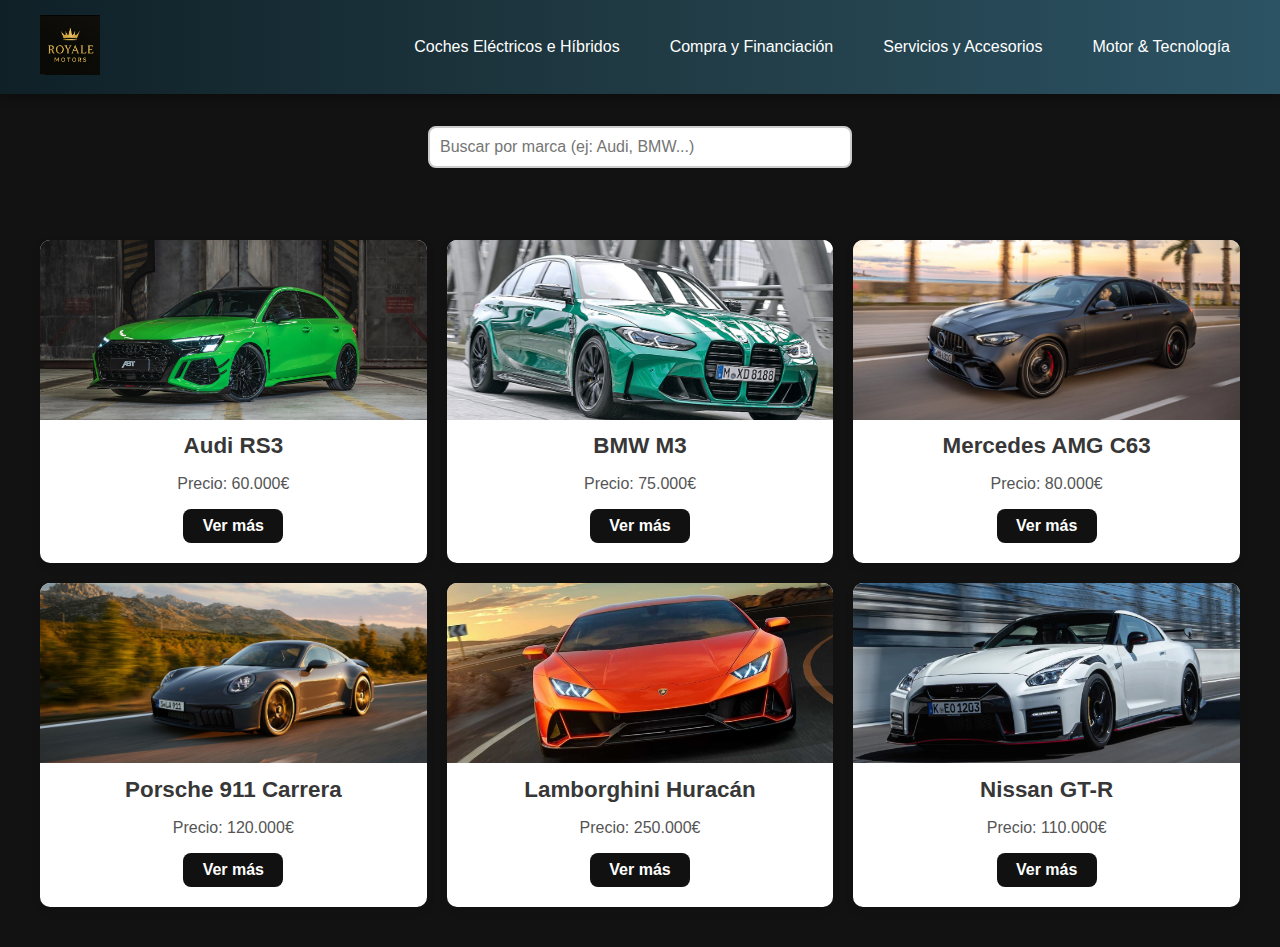
<file: index.html>
<!DOCTYPE html>
<html lang="es">
  <head>
    <meta charset="UTF-8" />
    <meta name="viewport" content="width=device-width, initial-scale=1.0" />
    <title>Concesionario de Coches</title>
    <link rel="stylesheet" href="styles.css" />
  </head>
  <body>
    <header class="site-header">
      <div class="container header-content">
        <div class="header-top">
          <a href="/index.html">
            <img src="logoRoyale.png" alt="Logo" class="logo" />
          </a>
        </div>

        <nav class="main-nav">
          <ul class="nav-list">
            <li class="nav-item">
              <a href="HíbridosyElectricos.html" class="nav-link"
                >Coches Eléctricos e Híbridos</a
              >
            </li>
            <li class="nav-item dropdown">
              <a href="compra-financiacion.html" class="nav-link"
                >Compra y Financiación</a
              >
              <div class="dropdown-menu">
                <a href="financiacion.html">Financiación</a>
                <a href="ofertas.html">Ofertas Especiales</a>
                <a href="#">Seminuevos</a>
              </div>
            </li>
            <li class="nav-item">
              <a href="#" class="nav-link">Servicios y Accesorios</a>
            </li>
            <li class="nav-item">
              <a href="Motor&Tecnología.html" class="nav-link"
                >Motor & Tecnología</a
              >
            </li>
          </ul>
        </nav>
      </div>
    </header>
    <section class="buscador-container">
      <input
        type="text"
        id="buscadorMarca"
        placeholder="Buscar por marca (ej: Audi, BMW...)"
      />
    </section>
    <main class="car-grid">
      <div class="car-card">
        <img src="rs3.webp" alt="Audi RS3" />
        <h2>Audi RS3</h2>
        <p>Precio: 60.000€</p>
        <a href="audirs3.html" class="btn-ver-mas">Ver más</a>
      </div>

      <div class="car-card">
        <img src="m3.webp" alt="BMW M3" />
        <h2>BMW M3</h2>
        <p>Precio: 75.000€</p>
        <a href="BmwM3.html" class="btn-ver-mas">Ver más</a>
      </div>

      <div class="car-card">
        <img src="amgc63.webp" alt="Mercedes AMG C63" />
        <h2>Mercedes AMG C63</h2>
        <p>Precio: 80.000€</p>
        <a href="amgc63.html" class="btn-ver-mas">Ver más</a>
      </div>
      <div class="car-card">
        <img src="porche911carrera.jpg" alt="Porsche 911 Carrera" />
        <h2>Porsche 911 Carrera</h2>
        <p>Precio: 120.000€</p>
        <a href="911Carrera.html" class="btn-ver-mas">Ver más</a>
      </div>

      <div class="car-card">
        <img src="lambohuracan-vistafrontal.jpg" alt="Lamborghini Huracán" />
        <h2>Lamborghini Huracán</h2>
        <p>Precio: 250.000€</p>
        <a href="Lambo.html" class="btn-ver-mas">Ver más</a>
      </div>
      <div class="car-card">
        <img src="nissangtr.webp" alt="Nissan GT-R" />
        <h2>Nissan GT-R</h2>
        <p>Precio: 110.000€</p>
        <a href="NissanGTR.html" class="btn-ver-mas">Ver más</a>
      </div>
    </main>
    <script>
      const buscador = document.getElementById("buscadorMarca");
      const tarjetas = document.querySelectorAll(".car-card");

      buscador.addEventListener("input", function () {
        const texto = buscador.value.toLowerCase();

        tarjetas.forEach((tarjeta) => {
          const titulo = tarjeta.querySelector("h2").textContent.toLowerCase();
          if (titulo.includes(texto)) {
            tarjeta.style.display = "block";
          } else {
            tarjeta.style.display = "none";
          }
        });
      });
    </script>
  </body>
</html>
</file>
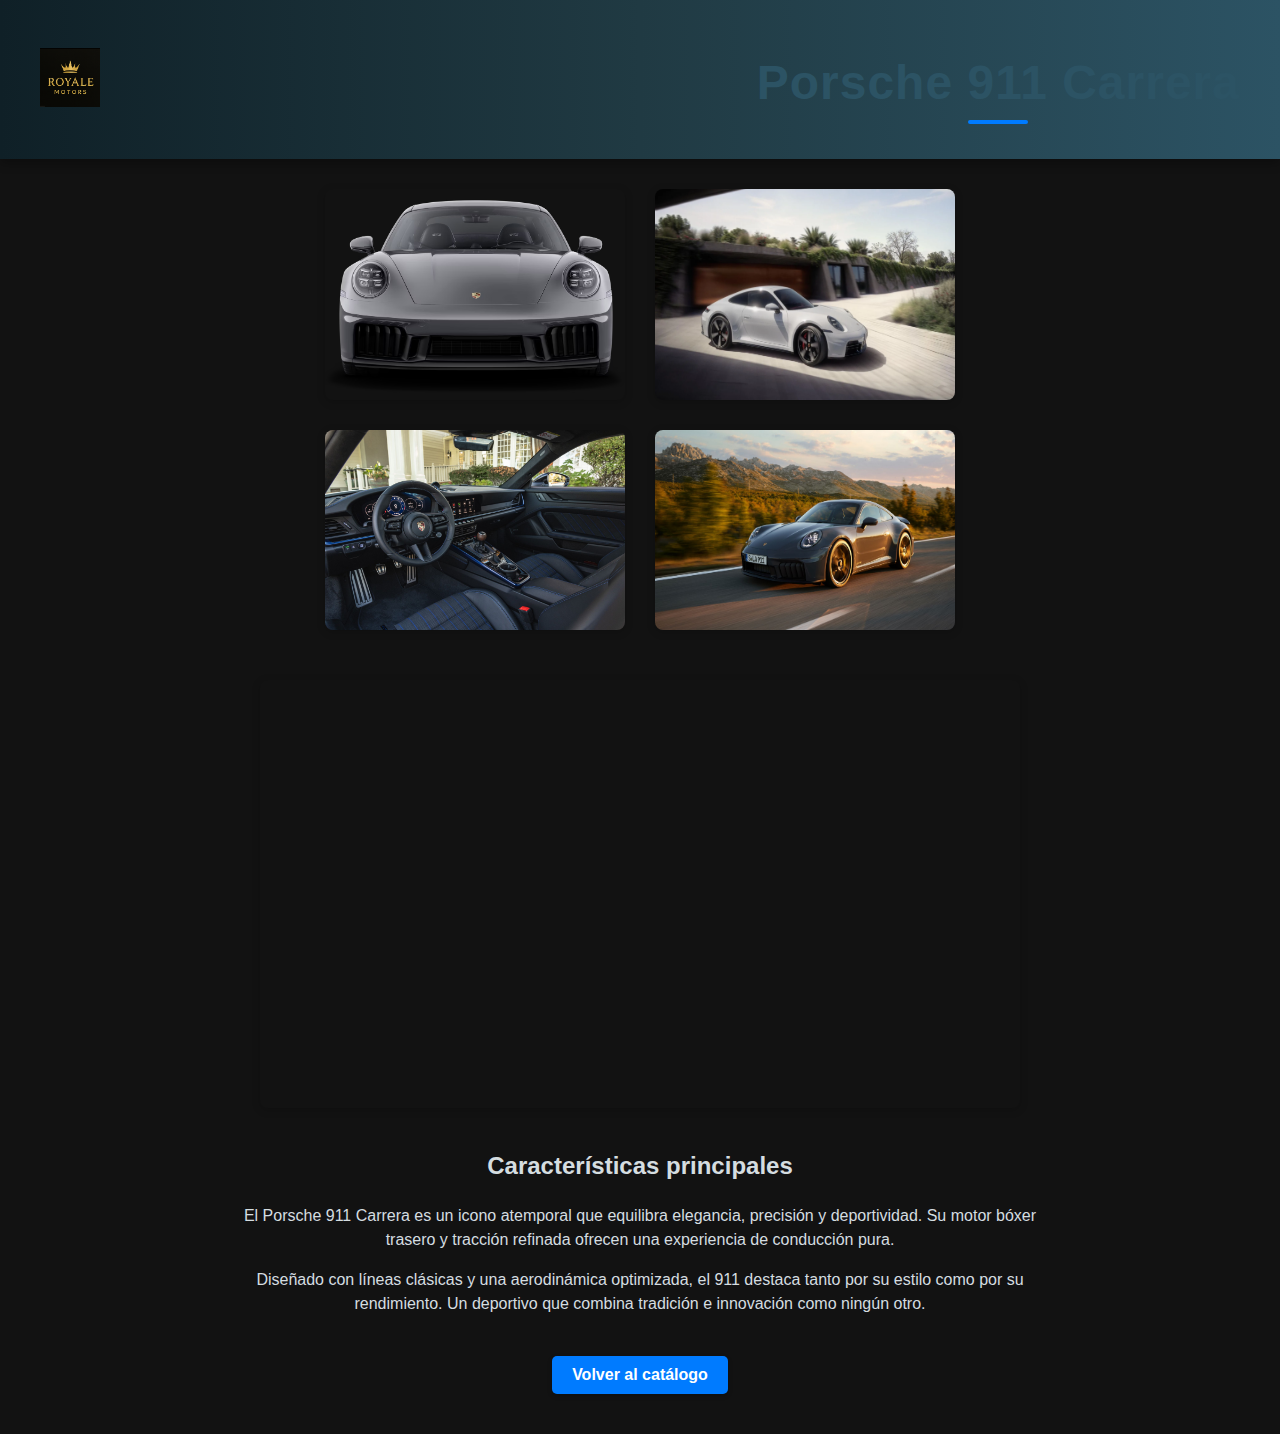
<file: 911Carrera.html>
<!DOCTYPE html>
<html lang="es">
  <head>
    <meta charset="UTF-8" />
    <meta name="viewport" content="width=device-width, initial-scale=1" />
    <title>Porsche 911 Carrera - Royale Motors</title>
    <link rel="stylesheet" href="styles.css" />
    <style>
      .gallery img {
        width: 300px;
        margin: 10px;
        border-radius: 8px;
        box-shadow: 0 2px 8px rgba(0, 0, 0, 0.2);
      }
      .video-container {
        margin: 20px 0;
        max-width: 600px;
      }
    </style>
  </head>
  <body>
    <header class="site-header">
      <div class="container header-content">
        <a href="/index.html">
          <img src="logoRoyale.png" alt="Logo" class="logo" />
        </a>
        <h1 class="modelo-title"> Porsche 911 Carrera</h1>
      </div>
    </header>

    <main>
      <div class="content-container">
        <section class="gallery">
          <img
            src="911-vistafrontal.avif"
            alt="911 Carrera - vista frontal"
          />
          <img src="911-vistalateral.webp" alt="911 Carrera - vista lateral" />
          <img src="911interior.jpg" alt="911 Carrera - interior" />
          <img src="porche911carrera.jpg" alt="911 Carrera - Home" />
        </section>

        <section class="content-container">
            <div class="video-wrapper">
          <iframe
            width="100%"
            height="315"
            src="https://www.youtube.com/embed/KGn347GPvQc?si=kJQqWNCpUOe8UGvF"
            title="Video 911 Carrera"
            frameborder="0"
            allowfullscreen
          ></iframe>
        </section>

        <section class="info-text">
          <h2>Características principales</h2>
          <p>
            El Porsche 911 Carrera es un icono atemporal que equilibra elegancia, precisión y deportividad. Su motor bóxer trasero y tracción refinada ofrecen una experiencia de conducción pura.
          </p>
          <p>
            Diseñado con líneas clásicas y una aerodinámica optimizada, el 911 destaca tanto por su estilo como por su rendimiento. Un deportivo que combina tradición e innovación como ningún otro.
          </p>
        </section>

        <a href="/index.html" class="btn-volver">Volver al catálogo</a>
        </div>
      </div>
    </main>
    <!-- Modal para ampliar imagen con navegación -->
    <div id="modal" class="modal">
      <span id="close">&times;</span>
      <span id="prev" class="nav-arrow">&#10094;</span>
      <span id="next" class="nav-arrow">&#10095;</span>
      <img class="modal-content" id="modal-img" />
      <div id="caption"></div>
    </div>

    <script>
      const modal = document.getElementById("modal");
      const modalImg = document.getElementById("modal-img");
      const captionText = document.getElementById("caption");
      const closeBtn = document.getElementById("close");
      const prevBtn = document.getElementById("prev");
      const nextBtn = document.getElementById("next");
      const images = Array.from(document.querySelectorAll(".gallery img"));

      let currentIndex = 0;

      function openModal(index) {
        currentIndex = index;
        const img = images[index];
        modal.style.display = "block";
        modalImg.src = img.src;
        captionText.textContent = img.alt;
      }

      function showNext() {
        currentIndex = (currentIndex + 1) % images.length;
        openModal(currentIndex);
      }

      function showPrev() {
        currentIndex = (currentIndex - 1 + images.length) % images.length;
        openModal(currentIndex);
      }

      images.forEach((img, index) => {
        img.addEventListener("click", () => openModal(index));
      });

      closeBtn.onclick = () => {
        modal.style.display = "none";
      };

      prevBtn.onclick = showPrev;
      nextBtn.onclick = showNext;

      window.onclick = (event) => {
        if (event.target === modal) {
          modal.style.display = "none";
        }
      };

      document.addEventListener("keydown", (e) => {
        if (modal.style.display === "block") {
          if (e.key === "ArrowRight") showNext();
          else if (e.key === "ArrowLeft") showPrev();
          else if (e.key === "Escape") modal.style.display = "none";
        }
      });
    </script>
  </body>
</html>
</file>
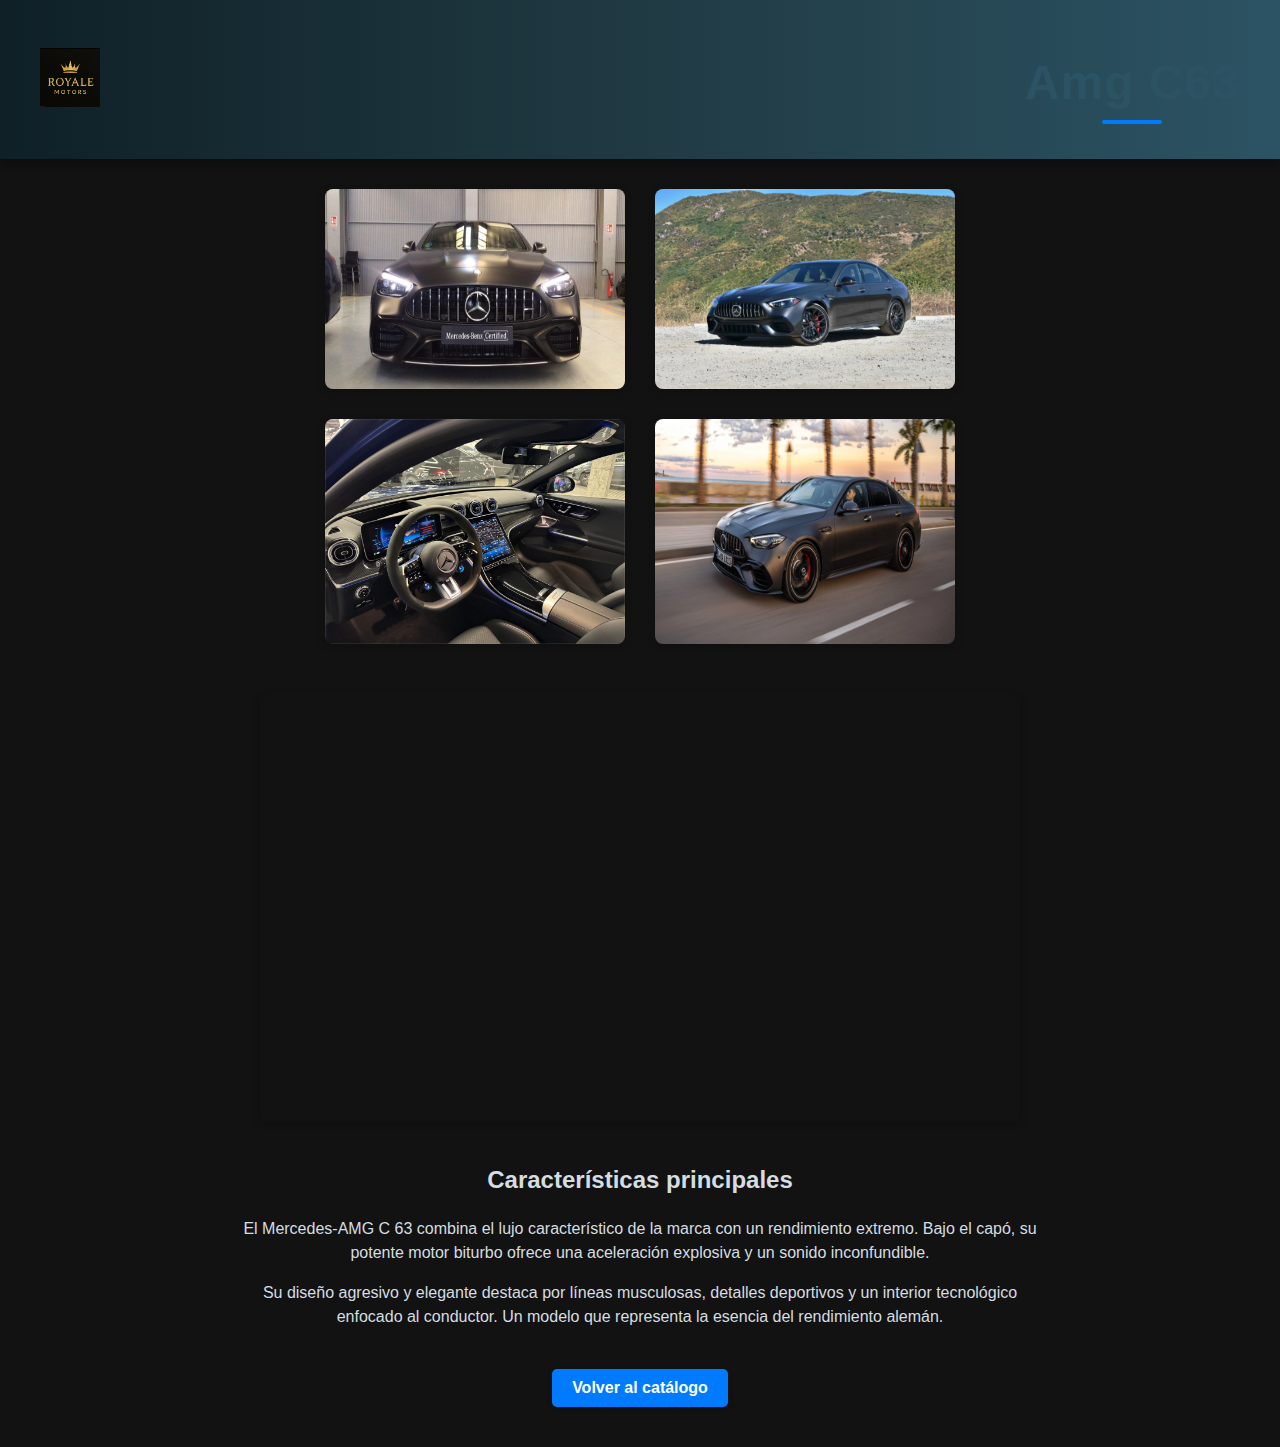
<file: amgc63.html>
<!DOCTYPE html>
<html lang="es">
  <head>
    <meta charset="UTF-8" />
    <meta name="viewport" content="width=device-width, initial-scale=1" />
    <title>Amg C63 - Royale Motors</title>
    <link rel="stylesheet" href="styles.css" />
    <style>
      .gallery img {
        width: 300px;
        margin: 10px;
        border-radius: 8px;
        box-shadow: 0 2px 8px rgba(0, 0, 0, 0.2);
      }
      .video-container {
        margin: 20px 0;
        max-width: 600px;
      }
    </style>
  </head>
  <body>
    <header class="site-header">
      <div class="container header-content">
        <a href="/index.html">
          <img src="logoRoyale.png" alt="Logo" class="logo" />
        </a>
        <h1 class="modelo-title">Amg C63</h1>
      </div>
    </header>

    <main>
      <div class="content-container">
        <section class="gallery">
          <img
            src="amgc63-vistafrontal.jpeg"
            alt="Amg C63 - vista frontal"
          />
          <img src="amgc63-vistalateral.webp" alt="Amg C63 - vista lateral" />
          <img src="amgc63-interior.JPG" alt="Amg C63 - interior" />
          <img src="amgc63.webp" alt="Amg C63 - Home" />
        </section>

        <section class="content-container">
            <div class="video-wrapper">
          <iframe
            width="100%"
            height="315"
            src="https://www.youtube.com/embed/SkC_0-uK_Ek?si=IlQoVzcqyFTHOcTQ"
            title="Video Amg C63"
            frameborder="0"
            allowfullscreen
          ></iframe>
        </section>

        <section class="info-text">
          <h2>Características principales</h2>
          <p>
            El Mercedes-AMG C 63 combina el lujo característico de la marca con un rendimiento extremo. Bajo el capó, su potente motor biturbo ofrece una aceleración explosiva y un sonido inconfundible.
          </p>
          <p>
            Su diseño agresivo y elegante destaca por líneas musculosas, detalles deportivos y un interior tecnológico enfocado al conductor. Un modelo que representa la esencia del rendimiento alemán.
          </p>
        </section>

        <a href="/index.html" class="btn-volver">Volver al catálogo</a>
        </div>
      </div>
    </main>
    <!-- Modal para ampliar imagen con navegación -->
    <div id="modal" class="modal">
      <span id="close">&times;</span>
      <span id="prev" class="nav-arrow">&#10094;</span>
      <span id="next" class="nav-arrow">&#10095;</span>
      <img class="modal-content" id="modal-img" />
      <div id="caption"></div>
    </div>

    <script>
      const modal = document.getElementById("modal");
      const modalImg = document.getElementById("modal-img");
      const captionText = document.getElementById("caption");
      const closeBtn = document.getElementById("close");
      const prevBtn = document.getElementById("prev");
      const nextBtn = document.getElementById("next");
      const images = Array.from(document.querySelectorAll(".gallery img"));

      let currentIndex = 0;

      function openModal(index) {
        currentIndex = index;
        const img = images[index];
        modal.style.display = "block";
        modalImg.src = img.src;
        captionText.textContent = img.alt;
      }

      function showNext() {
        currentIndex = (currentIndex + 1) % images.length;
        openModal(currentIndex);
      }

      function showPrev() {
        currentIndex = (currentIndex - 1 + images.length) % images.length;
        openModal(currentIndex);
      }

      images.forEach((img, index) => {
        img.addEventListener("click", () => openModal(index));
      });

      closeBtn.onclick = () => {
        modal.style.display = "none";
      };

      prevBtn.onclick = showPrev;
      nextBtn.onclick = showNext;

      window.onclick = (event) => {
        if (event.target === modal) {
          modal.style.display = "none";
        }
      };

      document.addEventListener("keydown", (e) => {
        if (modal.style.display === "block") {
          if (e.key === "ArrowRight") showNext();
          else if (e.key === "ArrowLeft") showPrev();
          else if (e.key === "Escape") modal.style.display = "none";
        }
      });
    </script>
  </body>
</html>
</file>
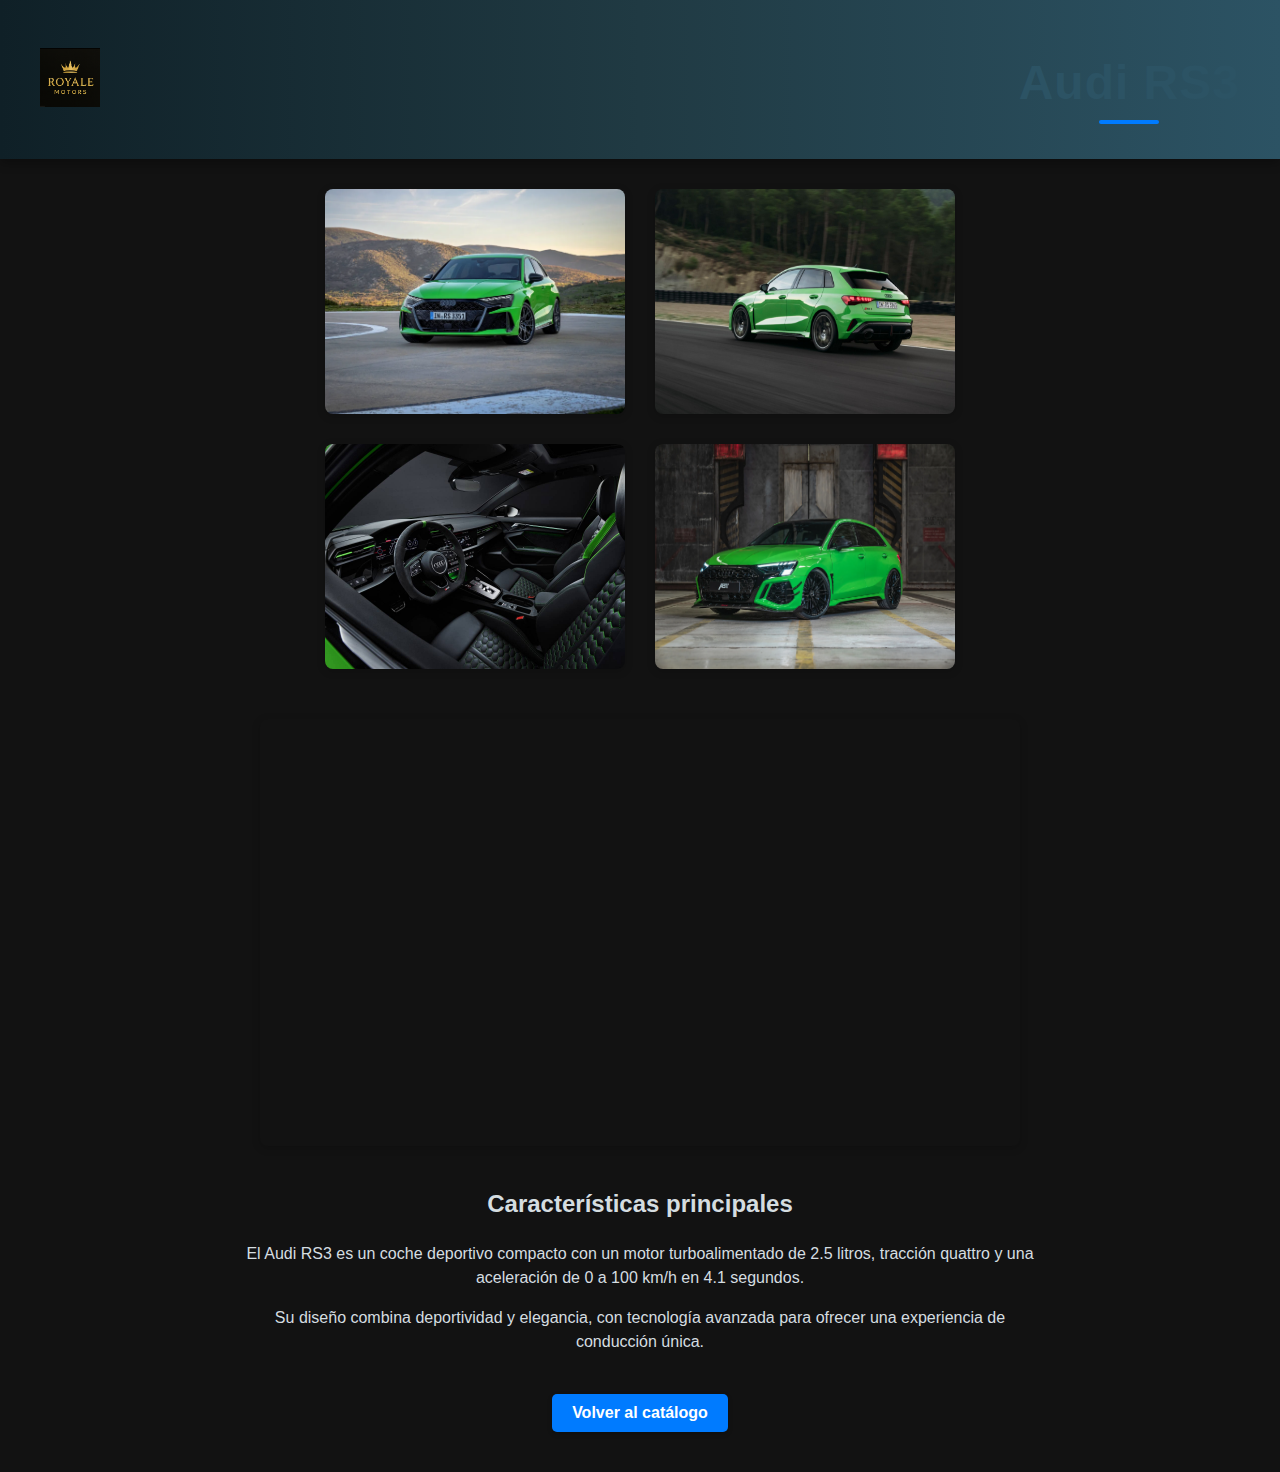
<file: audirs3.html>
<!DOCTYPE html>
<html lang="es">
  <head>
    <meta charset="UTF-8" />
    <meta name="viewport" content="width=device-width, initial-scale=1" />
    <title>Audi RS3 - Royale Motors</title>
    <link rel="stylesheet" href="styles.css" />
    <style>
      .gallery img {
        width: 300px;
        margin: 10px;
        border-radius: 8px;
        box-shadow: 0 2px 8px rgba(0, 0, 0, 0.2);
      }
      .video-container {
        margin: 20px 0;
        max-width: 600px;
      }
    </style>
  </head>
  <body>
    <header class="site-header">
      <div class="container header-content">
        <a href="/index.html">
          <img src="logoRoyale.png" alt="Logo" class="logo" />
        </a>
        <h1 class="modelo-title">Audi RS3</h1>
      </div>
    </header>

    <main>
      <div class="content-container">
        <section class="gallery">
          <img
            src="audi-rs3-vistafrontal.webp"
            alt="Audi RS3 - vista frontal"
          />
          <img src="Rs3-vistalateral.jpg" alt="Audi RS3 - vista lateral" />
          <img src="Rs3-Interior.jpg" alt="Audi RS3 - interior" />
          <img src="rs3.webp" alt="Audi RS3 - Home" />
        </section>

        <section class="content-container">
            <div class="video-wrapper">
          <iframe
            width="100%"
            height="315"
            src="https://www.youtube.com/embed/MmkwPJ6gJgI?si=Kvqrw7MpxUfCibdw"
            title="Video Audi RS3"
            frameborder="0"
            allowfullscreen
          ></iframe>
        </section>

        <section class="info-text">
          <h2>Características principales</h2>
          <p>
            El Audi RS3 es un coche deportivo compacto con un motor
            turboalimentado de 2.5 litros, tracción quattro y una aceleración de
            0 a 100 km/h en 4.1 segundos.
          </p>
          <p>
            Su diseño combina deportividad y elegancia, con tecnología avanzada
            para ofrecer una experiencia de conducción única.
          </p>
        </section>

        <a href="index.html" class="btn-volver">Volver al catálogo</a>
        </div>
      </div>
    </main>
    <!-- Modal para ampliar imagen con navegación -->
    <div id="modal" class="modal">
      <span id="close">&times;</span>
      <span id="prev" class="nav-arrow">&#10094;</span>
      <span id="next" class="nav-arrow">&#10095;</span>
      <img class="modal-content" id="modal-img" />
      <div id="caption"></div>
    </div>

    <script>
      const modal = document.getElementById("modal");
      const modalImg = document.getElementById("modal-img");
      const captionText = document.getElementById("caption");
      const closeBtn = document.getElementById("close");
      const prevBtn = document.getElementById("prev");
      const nextBtn = document.getElementById("next");
      const images = Array.from(document.querySelectorAll(".gallery img"));

      let currentIndex = 0;

      function openModal(index) {
        currentIndex = index;
        const img = images[index];
        modal.style.display = "block";
        modalImg.src = img.src;
        captionText.textContent = img.alt;
      }

      function showNext() {
        currentIndex = (currentIndex + 1) % images.length;
        openModal(currentIndex);
      }

      function showPrev() {
        currentIndex = (currentIndex - 1 + images.length) % images.length;
        openModal(currentIndex);
      }

      images.forEach((img, index) => {
        img.addEventListener("click", () => openModal(index));
      });

      closeBtn.onclick = () => {
        modal.style.display = "none";
      };

      prevBtn.onclick = showPrev;
      nextBtn.onclick = showNext;

      window.onclick = (event) => {
        if (event.target === modal) {
          modal.style.display = "none";
        }
      };

      document.addEventListener("keydown", (e) => {
        if (modal.style.display === "block") {
          if (e.key === "ArrowRight") showNext();
          else if (e.key === "ArrowLeft") showPrev();
          else if (e.key === "Escape") modal.style.display = "none";
        }
      });
    </script>
  </body>
</html>
</file>
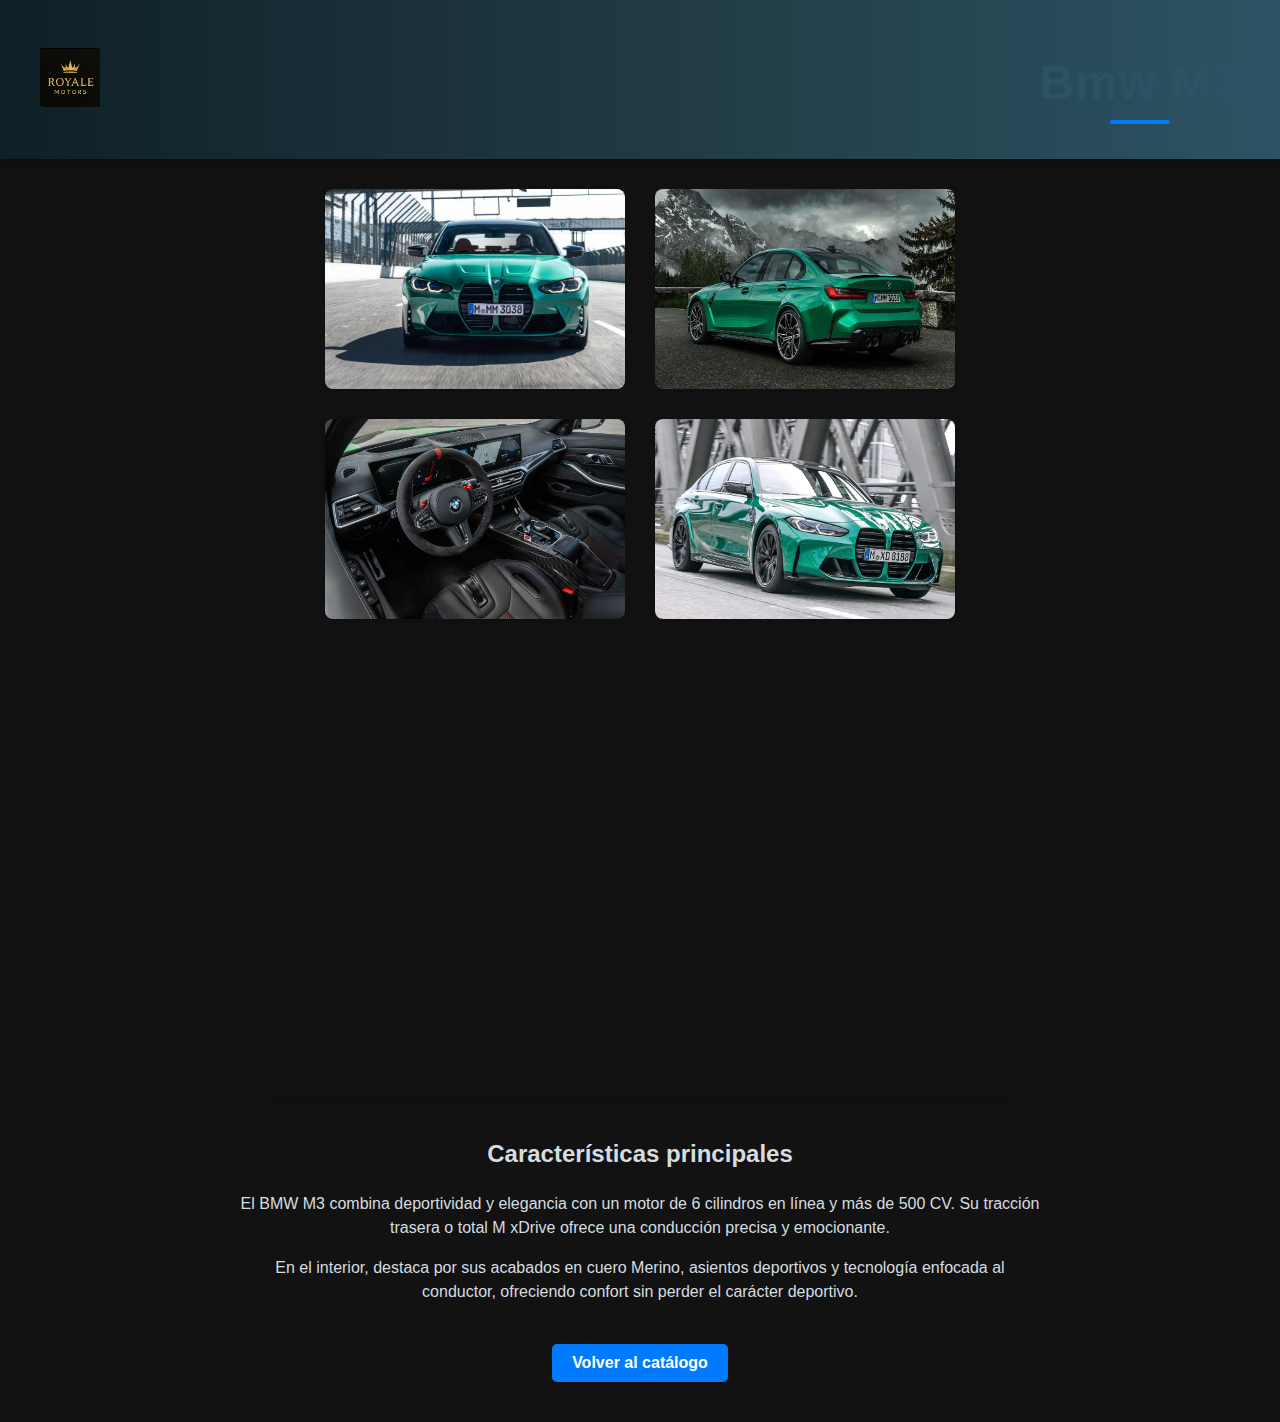
<file: BmwM3.html>
<!DOCTYPE html>
<html lang="es">
  <head>
    <meta charset="UTF-8" />
    <meta name="viewport" content="width=device-width, initial-scale=1" />
    <title>Bmw M3 - Royale Motors</title>
    <link rel="stylesheet" href="styles.css" />
    <style>
      .gallery img {
        width: 300px;
        margin: 10px;
        border-radius: 8px;
        box-shadow: 0 2px 8px rgba(0, 0, 0, 0.2);
      }
      .video-container {
        margin: 20px 0;
        max-width: 600px;
      }
    </style>
  </head>
  <body>
    <header class="site-header">
      <div class="container header-content">
        <a href="/index.html">
          <img src="logoRoyale.png" alt="Logo" class="logo" />
        </a>
        <h1 class="modelo-title">Bmw M3</h1>
      </div>
    </header>

    <main>
      <div class="content-container">
        <section class="gallery">
          <img
            src="m3-vistafrontal.jpg"
            alt="Bmw M3 - vista frontal"
          />
          <img src="m3-vistalateral.jpeg" alt="Bmw M3 - vista lateral" />
          <img src="m3-interior.jpg" alt="Bmw M3 - interior" />
          <img src="m3.webp" alt="Bmw M3 - Home" />
        </section>

        <section class="content-container">
            <div class="video-wrapper">
          <iframe
            width="100%"
            height="315"
            src="https://www.youtube.com/embed/AXe2zwKrlRY?si=IiBbTV8Qf4BnZA_D"
            title="Video Bmw M3"
            frameborder="0"
            allowfullscreen
          ></iframe>
        </section>

        <section class="info-text">
          <h2>Características principales</h2>
          <p>
            El BMW M3 combina deportividad y elegancia con un motor de 6 cilindros en línea y más de 500 CV. Su tracción trasera o total M xDrive ofrece una conducción precisa y emocionante.
          </p>
          <p>
            En el interior, destaca por sus acabados en cuero Merino, asientos deportivos y tecnología enfocada al conductor, ofreciendo confort sin perder el carácter deportivo.
          </p>
        </section>

        <a href="/index.html" class="btn-volver">Volver al catálogo</a>
        </div>
      </div>
    </main>
    <!-- Modal para ampliar imagen con navegación -->
    <div id="modal" class="modal">
      <span id="close">&times;</span>
      <span id="prev" class="nav-arrow">&#10094;</span>
      <span id="next" class="nav-arrow">&#10095;</span>
      <img class="modal-content" id="modal-img" />
      <div id="caption"></div>
    </div>

    <script>
      const modal = document.getElementById("modal");
      const modalImg = document.getElementById("modal-img");
      const captionText = document.getElementById("caption");
      const closeBtn = document.getElementById("close");
      const prevBtn = document.getElementById("prev");
      const nextBtn = document.getElementById("next");
      const images = Array.from(document.querySelectorAll(".gallery img"));

      let currentIndex = 0;

      function openModal(index) {
        currentIndex = index;
        const img = images[index];
        modal.style.display = "block";
        modalImg.src = img.src;
        captionText.textContent = img.alt;
      }

      function showNext() {
        currentIndex = (currentIndex + 1) % images.length;
        openModal(currentIndex);
      }

      function showPrev() {
        currentIndex = (currentIndex - 1 + images.length) % images.length;
        openModal(currentIndex);
      }

      images.forEach((img, index) => {
        img.addEventListener("click", () => openModal(index));
      });

      closeBtn.onclick = () => {
        modal.style.display = "none";
      };

      prevBtn.onclick = showPrev;
      nextBtn.onclick = showNext;

      window.onclick = (event) => {
        if (event.target === modal) {
          modal.style.display = "none";
        }
      };

      document.addEventListener("keydown", (e) => {
        if (modal.style.display === "block") {
          if (e.key === "ArrowRight") showNext();
          else if (e.key === "ArrowLeft") showPrev();
          else if (e.key === "Escape") modal.style.display = "none";
        }
      });
    </script>
  </body>
</html>
</file>
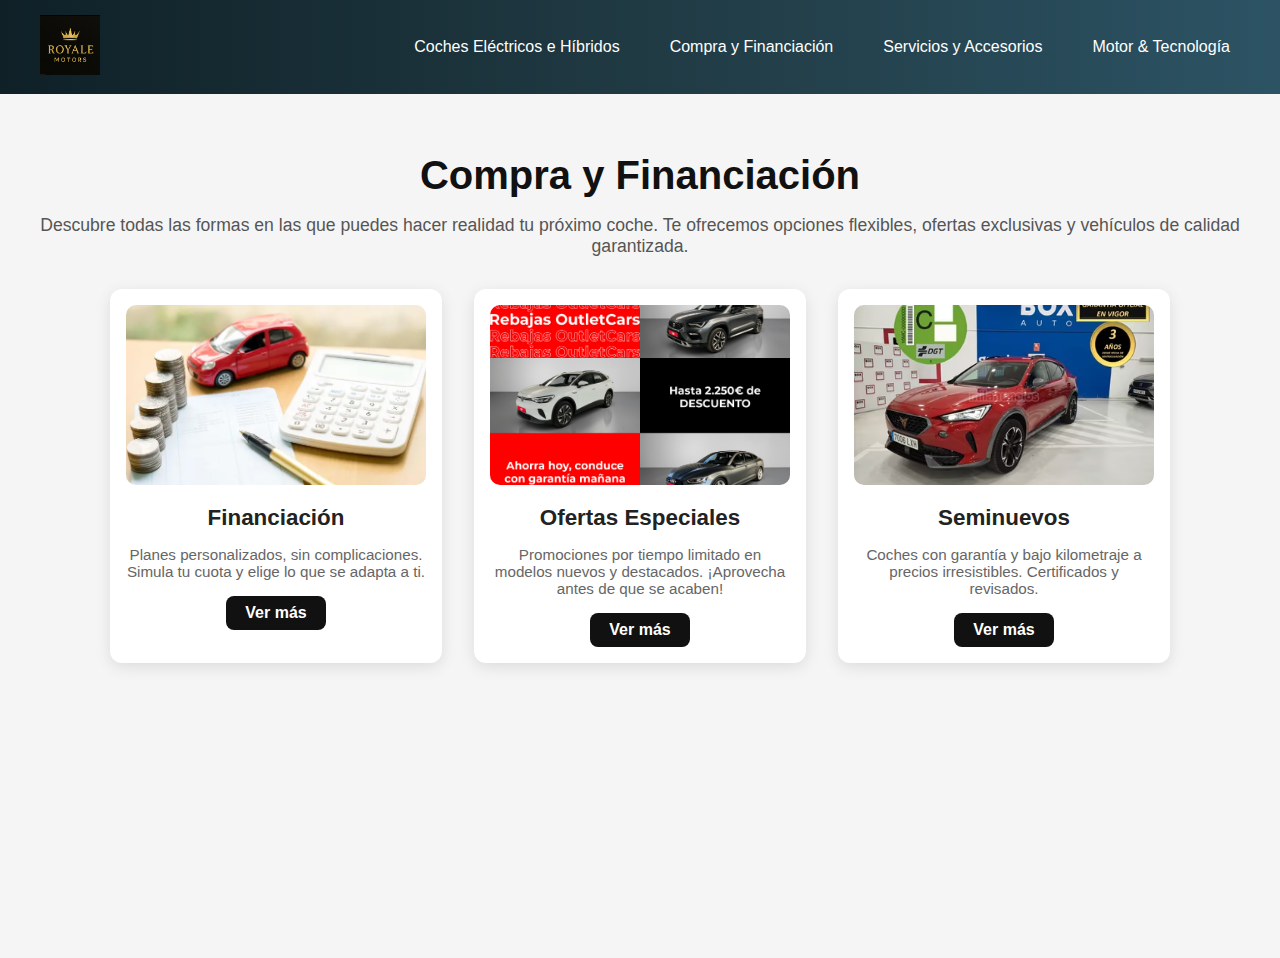
<file: compra-financiacion.html>
<!DOCTYPE html>
<html lang="es">
  <head>
    <meta charset="UTF-8" />
    <meta name="viewport" content="width=device-width, initial-scale=1.0" />
    <title>Compra y Financiación - Royale Motors</title>
    <link rel="stylesheet" href="styles.css" />
    <style>
      main.financing-section {
        min-height: calc(100vh - 100px); /* Ajusta según la altura del header */
      }
    </style>
  </head>
  <body>
    <header class="site-header">
      <div class="container header-content">
        <div class="header-top">
          <a href="index.html">
            <img src="logoRoyale.png" alt="Logo Royale" class="logo" />
          </a>
        </div>
        <nav class="main-nav">
          <ul class="nav-list">
            <li class="nav-item">
              <a href="HíbridosyElectricos.html" class="nav-link"
                >Coches Eléctricos e Híbridos</a
              >
            </li>
            <li class="nav-item dropdown">
              <a href="compra-financiacion.html" class="nav-link active"
                >Compra y Financiación</a
              >
              <div class="dropdown-menu">
                <a href="financiacion.html">Financiación</a>
                <a href="ofertas.html">Ofertas Especiales</a>
                <a href="seminuevos.html">Seminuevos</a>
              </div>
            </li>
            <li class="nav-item">
              <a href="#" class="nav-link">Servicios y Accesorios</a>
            </li>
            <li class="nav-item">
              <a href="Motor&Tecnología.html" class="nav-link"
                >Motor & Tecnología</a
              >
            </li>
          </ul>
        </nav>
      </div>
    </header>

    <main class="financing-section">
      <section class="intro">
        <h1>Compra y Financiación</h1>
        <p>
          Descubre todas las formas en las que puedes hacer realidad tu próximo
          coche. Te ofrecemos opciones flexibles, ofertas exclusivas y vehículos
          de calidad garantizada.
        </p>
      </section>

      <section class="finance-options">
        <div class="option-card">
          <img src="financiacion.webp" alt="Financiación" />
          <h2>Financiación</h2>
          <p>
            Planes personalizados, sin complicaciones. Simula tu cuota y elige
            lo que se adapta a ti.
          </p>
          <a href="financiacion.html" class="btn-ver-mas">Ver más</a>
        </div>

        <div class="option-card">
          <img src="Ofertas.jpg" alt="Ofertas Especiales" />
          <h2>Ofertas Especiales</h2>
          <p>
            Promociones por tiempo limitado en modelos nuevos y destacados.
            ¡Aprovecha antes de que se acaben!
          </p>
          <a href="ofertas.html" class="btn-ver-mas">Ver más</a>
        </div>

        <div class="option-card">
          <img src="seminuevo.avif" alt="Seminuevos" />
          <h2>Seminuevos</h2>
          <p>
            Coches con garantía y bajo kilometraje a precios irresistibles.
            Certificados y revisados.
          </p>
          <a href="seminuevos.html" class="btn-ver-mas">Ver más</a>
        </div>
      </section>
    </main>
  </body>
</html>
</file>
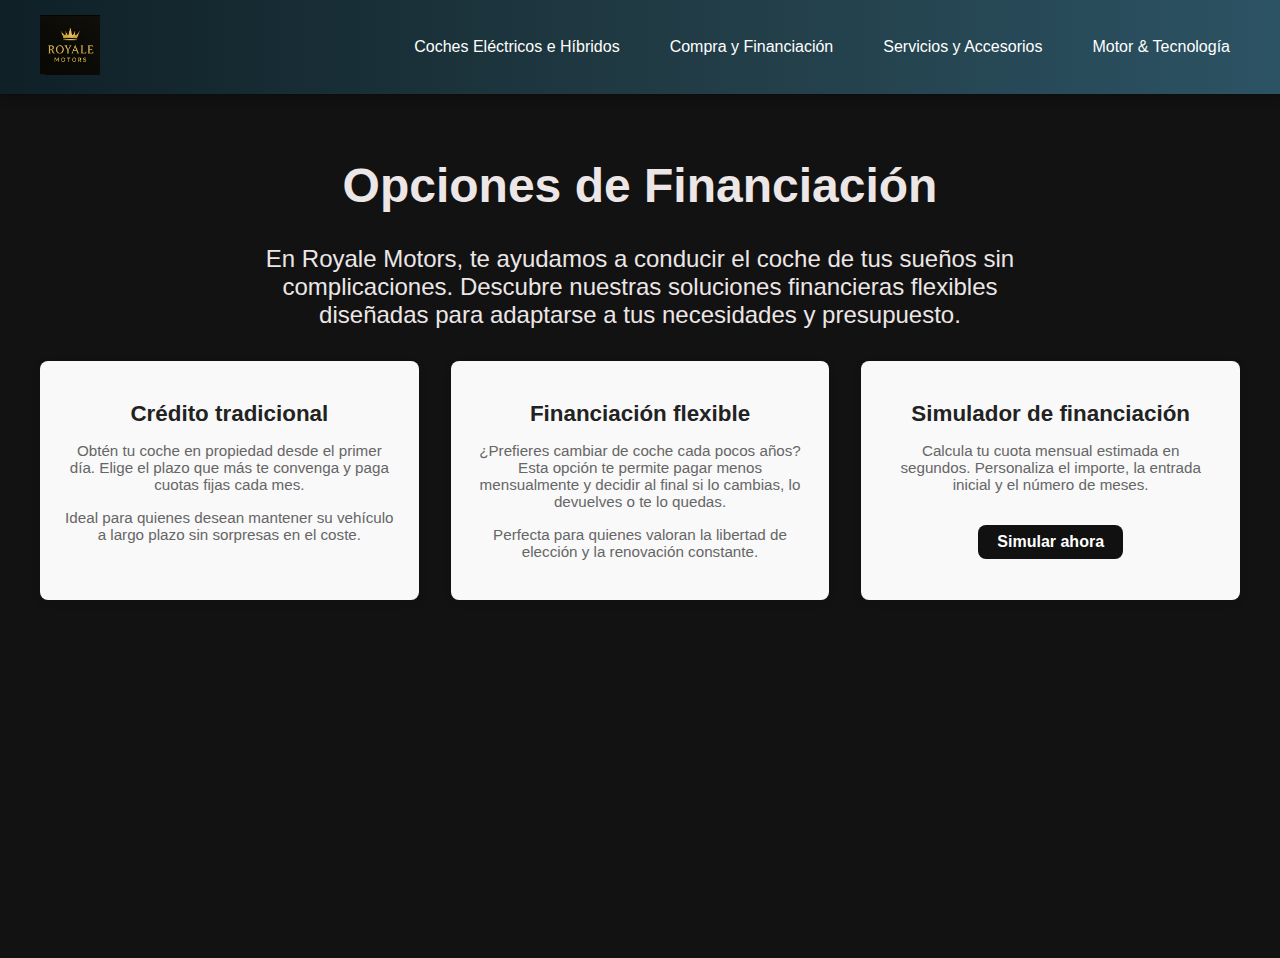
<file: financiacion.html>
<!DOCTYPE html>
<html lang="es">
  <head>
    <meta charset="UTF-8" />
    <meta name="viewport" content="width=device-width, initial-scale=1.0" />
    <title>Financiación - Royale Motors</title>
    <link rel="stylesheet" href="styles.css" />
    <style>
      /* Estilo puntual para esta página */
      main.financing-page {
        min-height: calc(100vh - 100px);
        padding: 2rem 1rem;
      }

      .finance-details {
        display: flex;
        flex-wrap: wrap;
        justify-content: center;
        gap: 2rem;
        margin-top: 2rem;
      }

      .finance-details .option-card {
        flex: 1 1 300px;
        max-width: 350px;
        background-color: #f9f9f9;
        padding: 1.5rem;
        border-radius: 8px;
        box-shadow: 0 2px 8px rgba(0, 0, 0, 0.1);
        text-align: center;
      }

      .finance-details .btn-ver-mas {
        display: inline-block;
        margin-top: 1rem;
      }

      .intro {
        text-align: center;
        max-width: 800px;
        margin: 0 auto;
      }
    </style>
  </head>
  <body>
    <header class="site-header">
      <div class="container header-content">
        <div class="header-top">
          <a href="index.html">
            <img src="logoRoyale.png" alt="Logo Royale" class="logo" />
          </a>
        </div>
        <nav class="main-nav">
          <ul class="nav-list">
            <li class="nav-item">
              <a href="HíbridosyElectricos.html" class="nav-link"
                >Coches Eléctricos e Híbridos</a
              >
            </li>
            <li class="nav-item dropdown">
              <a href="compra-financiacion.html" class="nav-link active"
                >Compra y Financiación</a
              >
              <div class="dropdown-menu">
                <a href="financiacion.html">Financiación</a>
                <a href="ofertas.html">Ofertas Especiales</a>
                <a href="seminuevos.html">Seminuevos</a>
              </div>
            </li>
            <li class="nav-item">
              <a href="#" class="nav-link">Servicios y Accesorios</a>
            </li>
            <li class="nav-item">
              <a href="Motor&Tecnología.html" class="nav-link"
                >Motor & Tecnología</a
              >
            </li>
          </ul>
        </nav>
      </div>
    </header>

    <main class="financing-page">
      <div class="container">
        <section class="intro">
          <h1>Opciones de Financiación</h1>
          <p>
            En Royale Motors, te ayudamos a conducir el coche de tus sueños sin
            complicaciones. Descubre nuestras soluciones financieras flexibles
            diseñadas para adaptarse a tus necesidades y presupuesto.
          </p>
        </section>

        <section class="finance-details">
  <div class="option-card">
    <h2>Crédito tradicional</h2>
    <p>
      Obtén tu coche en propiedad desde el primer día. Elige el plazo que más te convenga y paga cuotas fijas cada mes.
    </p>
    <p>
      Ideal para quienes desean mantener su vehículo a largo plazo sin sorpresas en el coste.
    </p>
  </div>

  <div class="option-card">
    <h2>Financiación flexible</h2>
    <p>
      ¿Prefieres cambiar de coche cada pocos años? Esta opción te permite pagar menos mensualmente y decidir al final si lo cambias, lo devuelves o te lo quedas.
    </p>
    <p>
      Perfecta para quienes valoran la libertad de elección y la renovación constante.
    </p>
  </div>

  <div class="option-card">
    <h2>Simulador de financiación</h2>
    <p>
      Calcula tu cuota mensual estimada en segundos. Personaliza el importe, la entrada inicial y el número de meses.
    </p>
    <a href="simulador.html" class="btn-ver-mas" target="_blank">Simular ahora</a>
  </div>
</section>
        </section>
      </div>
    </main>
  </body>
</html>
</file>
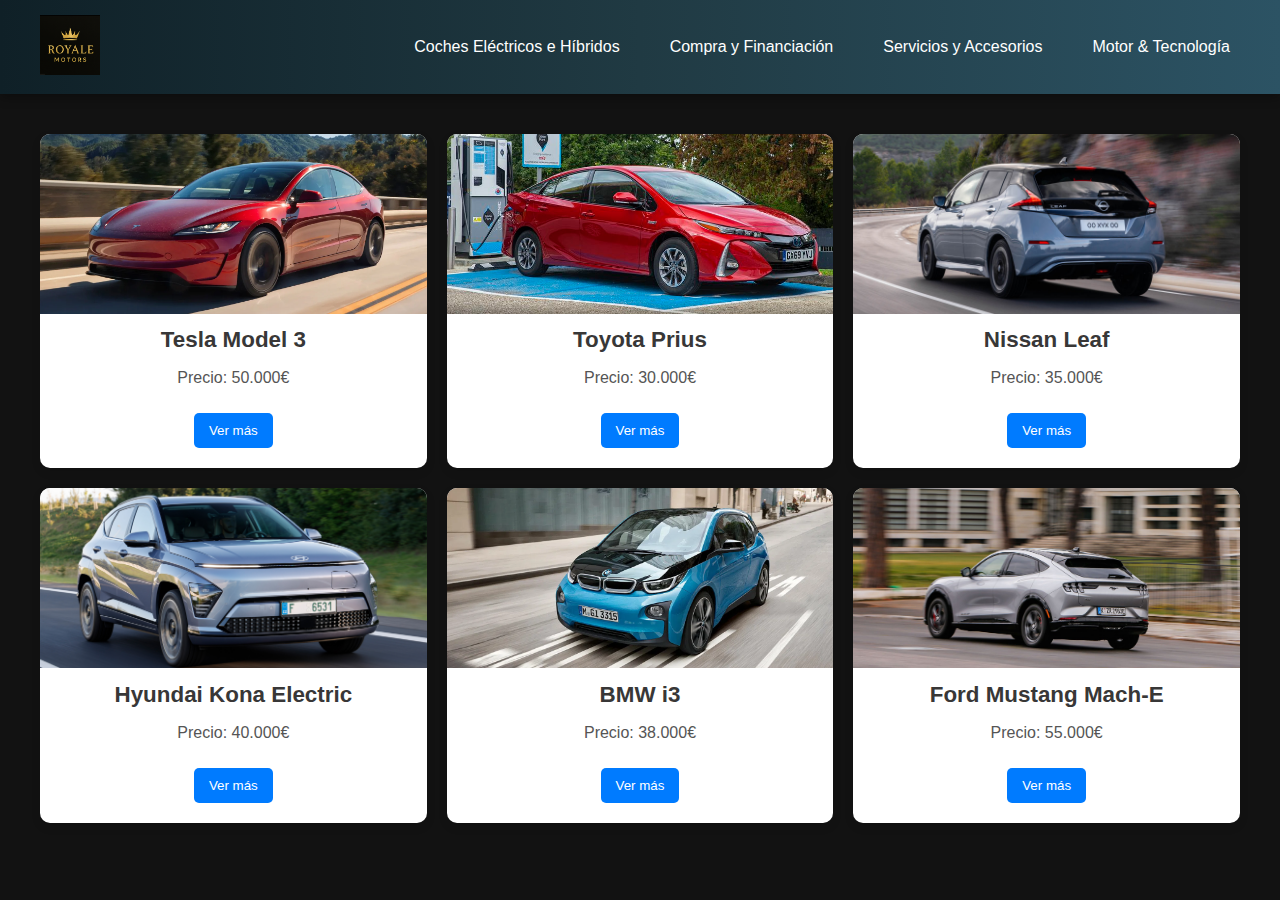
<file: HíbridosyElectricos.html>
<!DOCTYPE html>
<html lang="es">
  <head>
    <meta charset="UTF-8" />
    <meta name="viewport" content="width=device-width, initial-scale=1.0" />
    <title>Coches Eléctricos e Híbridos - Royale Motors</title>
    <link rel="stylesheet" href="styles.css" />
  </head>
  <body>
    <header class="site-header">
      <div class="container header-content">
        <div class="header-top">
          <a href="/index.html">
            <img src="logoRoyale.png" alt="Logo" class="logo" />
          </a>
        </div>

        <nav class="main-nav">
          <ul class="nav-list">
            <li class="nav-item">
              <a href="HíbridosyElectricos.html" class="nav-link active"
                >Coches Eléctricos e Híbridos</a
              >
            </li>
            <li class="nav-item dropdown">
              <a href="compra-financiacion.html" class="nav-link"
                >Compra y Financiación</a
              >
              <div class="dropdown-menu">
                <a href="financiacion.html">Financiación</a>
                <a href="ofertas.html">Ofertas Especiales</a>
                <a href="#">Seminuevos</a>
              </div>
            </li>
            <li class="nav-item">
              <a href="#" class="nav-link">Servicios y Accesorios</a>
            </li>
            <li class="nav-item">
              <a href="Motor&Tecnología.html" class="nav-link"
                >Motor & Tecnología</a
              >
            </li>
          </ul>
        </nav>
      </div>
    </header>

    <main class="car-grid">
      <!-- Ejemplo de coches híbridos y eléctricos -->
      <div class="car-card">
        <img src="tesla3.webp" alt="Tesla Model 3" />
        <h2>Tesla Model 3</h2>
        <p>Precio: 50.000€</p>
        <button>Ver más</button>
      </div>

      <div class="car-card">
        <img src="prius.jpeg" alt="Toyota Prius" />
        <h2>Toyota Prius</h2>
        <p>Precio: 30.000€</p>
        <button>Ver más</button>
      </div>

      <div class="car-card">
        <img src="nissanleaf.jpg" alt="Nissan Leaf" />
        <h2>Nissan Leaf</h2>
        <p>Precio: 35.000€</p>
        <button>Ver más</button>
      </div>

      <div class="car-card">
        <img src="HyundaiKonaElectric.jpg" alt="Hyundai Kona Electric" />
        <h2>Hyundai Kona Electric</h2>
        <p>Precio: 40.000€</p>
        <button>Ver más</button>
      </div>

      <div class="car-card">
        <img src="bmw-i3.webp" alt="BMW i3" />
        <h2>BMW i3</h2>
        <p>Precio: 38.000€</p>
        <button>Ver más</button>
      </div>

      <div class="car-card">
        <img src="FordMustangMach-E.jpg" alt="Ford Mustang Mach-E" />
        <h2>Ford Mustang Mach-E</h2>
        <p>Precio: 55.000€</p>
        <button>Ver más</button>
      </div>
    </main>
  </body>
</html>
</file>
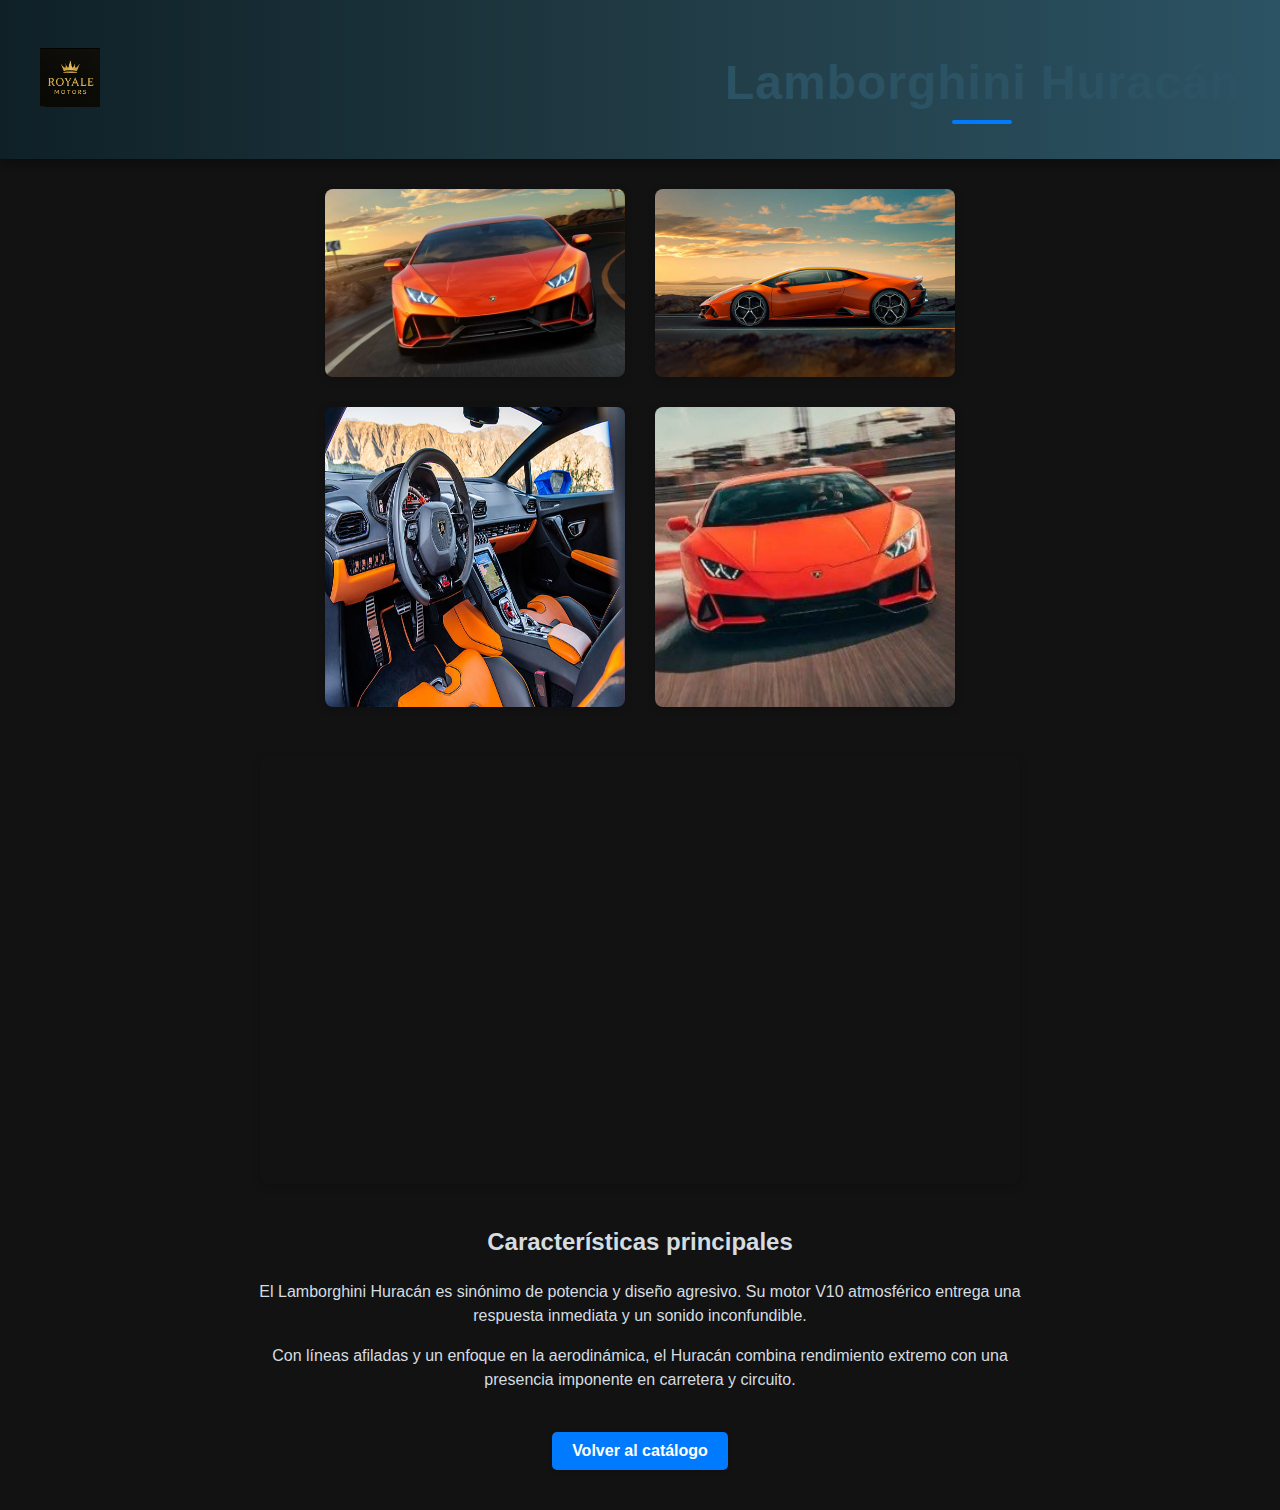
<file: Lambo.html>
<!DOCTYPE html>
<html lang="es">
  <head>
    <meta charset="UTF-8" />
    <meta name="viewport" content="width=device-width, initial-scale=1" />
    <title>Lamborghini Huracán - Royale Motors</title>
    <link rel="stylesheet" href="styles.css" />
    <style>
      .gallery img {
        width: 300px;
        margin: 10px;
        border-radius: 8px;
        box-shadow: 0 2px 8px rgba(0, 0, 0, 0.2);
      }
      .video-container {
        margin: 20px 0;
        max-width: 600px;
      }
    </style>
  </head>
  <body>
    <header class="site-header">
      <div class="container header-content">
        <a href="/index.html">
          <img src="logoRoyale.png" alt="Logo" class="logo" />
        </a>
        <h1 class="modelo-title"> Lamborghini Huracán</h1>
      </div>
    </header>

    <main>
      <div class="content-container">
        <section class="gallery">
          <img
            src="lambohuracan-vistafrontal.jpg"
            alt="Lamborghini Huracán - vista frontal"/>
          <img src="lambohuracan-vistalateral.jpg" alt="Lamborghini Huracán - vista lateral" />
          <img src="lambohuracan-interior.jpg" alt="Lamborghini Huracán- interior" />
          <img src="lambohuracan.jpg" alt="Lamborghini Huracán - Home" />
        </section>

        <section class="content-container">
            <div class="video-wrapper">
          <iframe
            width="100%"
            height="315"
            src="https://www.youtube.com/embed/yr3MaSXxPxw?si=fwQ8Bl4z5uXaAStN"
            title="Lamborghini Huracán"
            frameborder="0"
            allowfullscreen
          ></iframe>
        </section>

        <section class="info-text">
          <h2>Características principales</h2>
          <p>
            El Lamborghini Huracán es sinónimo de potencia y diseño agresivo. Su motor V10 atmosférico entrega una respuesta inmediata y un sonido inconfundible.
          </p>
          <p>
            Con líneas afiladas y un enfoque en la aerodinámica, el Huracán combina rendimiento extremo con una presencia imponente en carretera y circuito.
          </p>
        </section>

        <a href="/index.html" class="btn-volver">Volver al catálogo</a>
        </div>
      </div>
    </main>
    <!-- Modal para ampliar imagen con navegación -->
    <div id="modal" class="modal">
      <span id="close">&times;</span>
      <span id="prev" class="nav-arrow">&#10094;</span>
      <span id="next" class="nav-arrow">&#10095;</span>
      <img class="modal-content" id="modal-img" />
      <div id="caption"></div>
    </div>

    <script>
      const modal = document.getElementById("modal");
      const modalImg = document.getElementById("modal-img");
      const captionText = document.getElementById("caption");
      const closeBtn = document.getElementById("close");
      const prevBtn = document.getElementById("prev");
      const nextBtn = document.getElementById("next");
      const images = Array.from(document.querySelectorAll(".gallery img"));

      let currentIndex = 0;

      function openModal(index) {
        currentIndex = index;
        const img = images[index];
        modal.style.display = "block";
        modalImg.src = img.src;
        captionText.textContent = img.alt;
      }

      function showNext() {
        currentIndex = (currentIndex + 1) % images.length;
        openModal(currentIndex);
      }

      function showPrev() {
        currentIndex = (currentIndex - 1 + images.length) % images.length;
        openModal(currentIndex);
      }

      images.forEach((img, index) => {
        img.addEventListener("click", () => openModal(index));
      });

      closeBtn.onclick = () => {
        modal.style.display = "none";
      };

      prevBtn.onclick = showPrev;
      nextBtn.onclick = showNext;

      window.onclick = (event) => {
        if (event.target === modal) {
          modal.style.display = "none";
        }
      };

      document.addEventListener("keydown", (e) => {
        if (modal.style.display === "block") {
          if (e.key === "ArrowRight") showNext();
          else if (e.key === "ArrowLeft") showPrev();
          else if (e.key === "Escape") modal.style.display = "none";
        }
      });
    </script>
  </body>
</html>
</file>
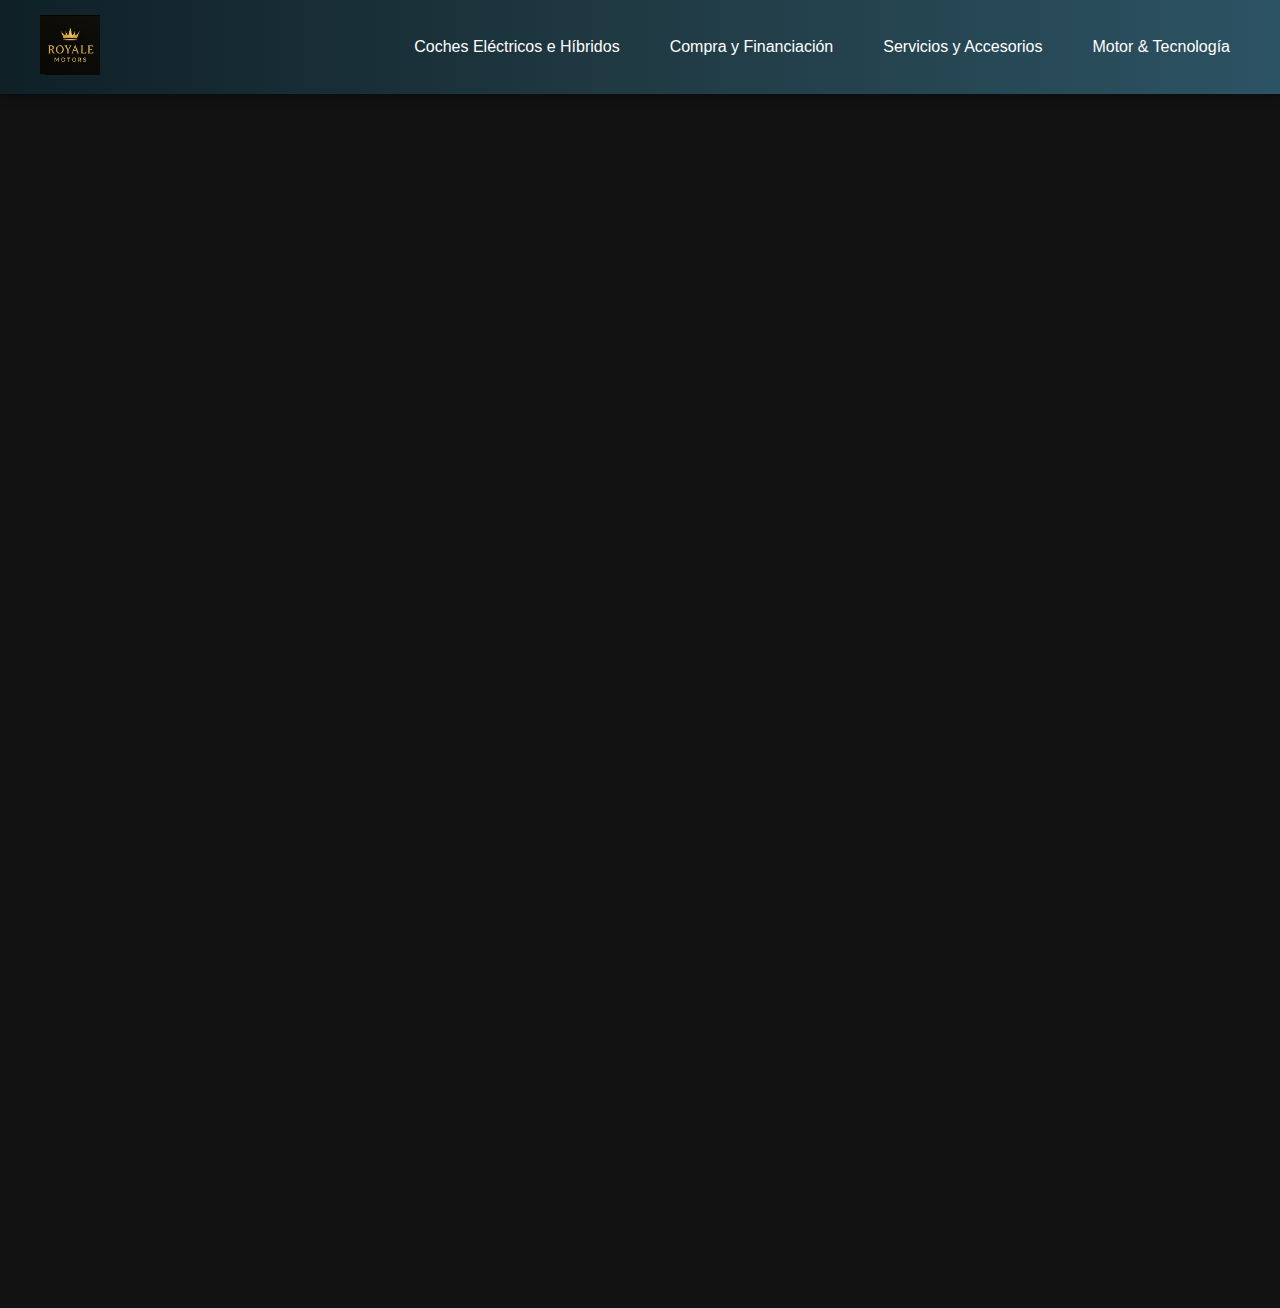
<file: Motor&Tecnología.html>
<!DOCTYPE html>
<html lang="es">
  <head>
    <meta charset="UTF-8" />
    <meta name="viewport" content="width=device-width, initial-scale=1.0" />
    <title>Motor & Tecnología - Royale Motors</title>
    <link rel="stylesheet" href="styles.css" />
  </head>
  <body>
    <header class="site-header">
      <div class="container header-content">
        <div class="header-top">
          <a href="/index.html">
            <img src="logoRoyale.png" alt="Logo" class="logo" />
          </a>
        </div>
        <nav class="main-nav">
          <ul class="nav-list">
            <li class="nav-item">
              <a href="HíbridosyElectricos.html" class="nav-link active"
                >Coches Eléctricos e Híbridos</a
              >
            </li>
            <li class="nav-item dropdown">
              <a href="compra-financiacion.html" class="nav-link"
                >Compra y Financiación</a
              >
              <div class="dropdown-menu">
                <a href="financiacion.html">Financiación</a>
                <a href="ofertas.html">Ofertas Especiales</a>
                <a href="#">Seminuevos</a>
              </div>
            </li>
            <li class="nav-item">
              <a href="#" class="nav-link">Servicios y Accesorios</a>
            </li>
            <li class="nav-item">
              <a href="Motor&Tecnología.html" class="nav-link"
                >Motor & Tecnología</a
              >
            </li>
          </ul>
        </nav>
      </div>
    </header>

    <main class="content-content">
      <!-- Mini Artículos -->
      <section class="tech-articles">
        <div class="tech-item fade-in">
          <h2>Conducción Autónoma</h2>
          <p>
            Los sistemas de asistencia avanzada permiten al coche tomar
            decisiones en tiempo real para aumentar la seguridad.
          </p>
        </div>
        <div class="tech-item fade-in">
          <h2>Carga Ultrarápida</h2>
          <p>
            Las nuevas estaciones permiten cargar el 80% de la batería en menos
            de 20 minutos, facilitando viajes largos.
          </p>
        </div>
        <div class="tech-item fade-in">
          <h2>Inteligencia Artificial</h2>
          <p>
            La IA optimiza rutas, detecta riesgos y adapta el comportamiento del
            coche al estilo del conductor.
          </p>
        </div>
      </section>

      <!-- Explicaciones Visuales -->
      <section class="tech-icons fade-in">
        <div class="icon-block">
          <img src="motorhibrido.png" alt="Motor Híbrido" />
          <h3>¿Qué es un motor híbrido?</h3>
          <p>
            Combina energía eléctrica y gasolina para reducir consumo y
            emisiones.
          </p>
        </div>
        <div class="icon-block">
          <img src="cocheinteligente.webp" alt="Coche Inteligente" />
          <h3>¿Qué hace un coche inteligente?</h3>
          <p>
            Integra sensores, conectividad y aprendizaje automático para mejorar
            tu experiencia al volante.
          </p>
        </div>
        <div class="icon-block">
          <img src="bateria-coche.jpg" alt="Batería" />
          <h3>¿Cómo funcionan las baterías?</h3>
          <p>
            Almacenan energía en módulos de litio de alta densidad, recargables
            y eficientes.
          </p>
        </div>
      </section>

      <!-- Línea de Tiempo Opcional -->
      <section class="timeline fade-in">
        <h2>Hitos Tecnológicos</h2>
        <ul>
          <li>
            <strong>1997:</strong> Llega el primer híbrido de producción masiva.
          </li>
          <li>
            <strong>2012:</strong> Nacen los primeros asistentes de autopilot.
          </li>
          <li>
            <strong>2020:</strong> Carga ultrarrápida se vuelve estándar en
            eléctricos premium.
          </li>
          <li>
            <strong>2024:</strong> IA aplicada en conducción adaptativa y
            seguridad activa.
          </li>
        </ul>
      </section>
    </main>
  </body>
</html>
</file>
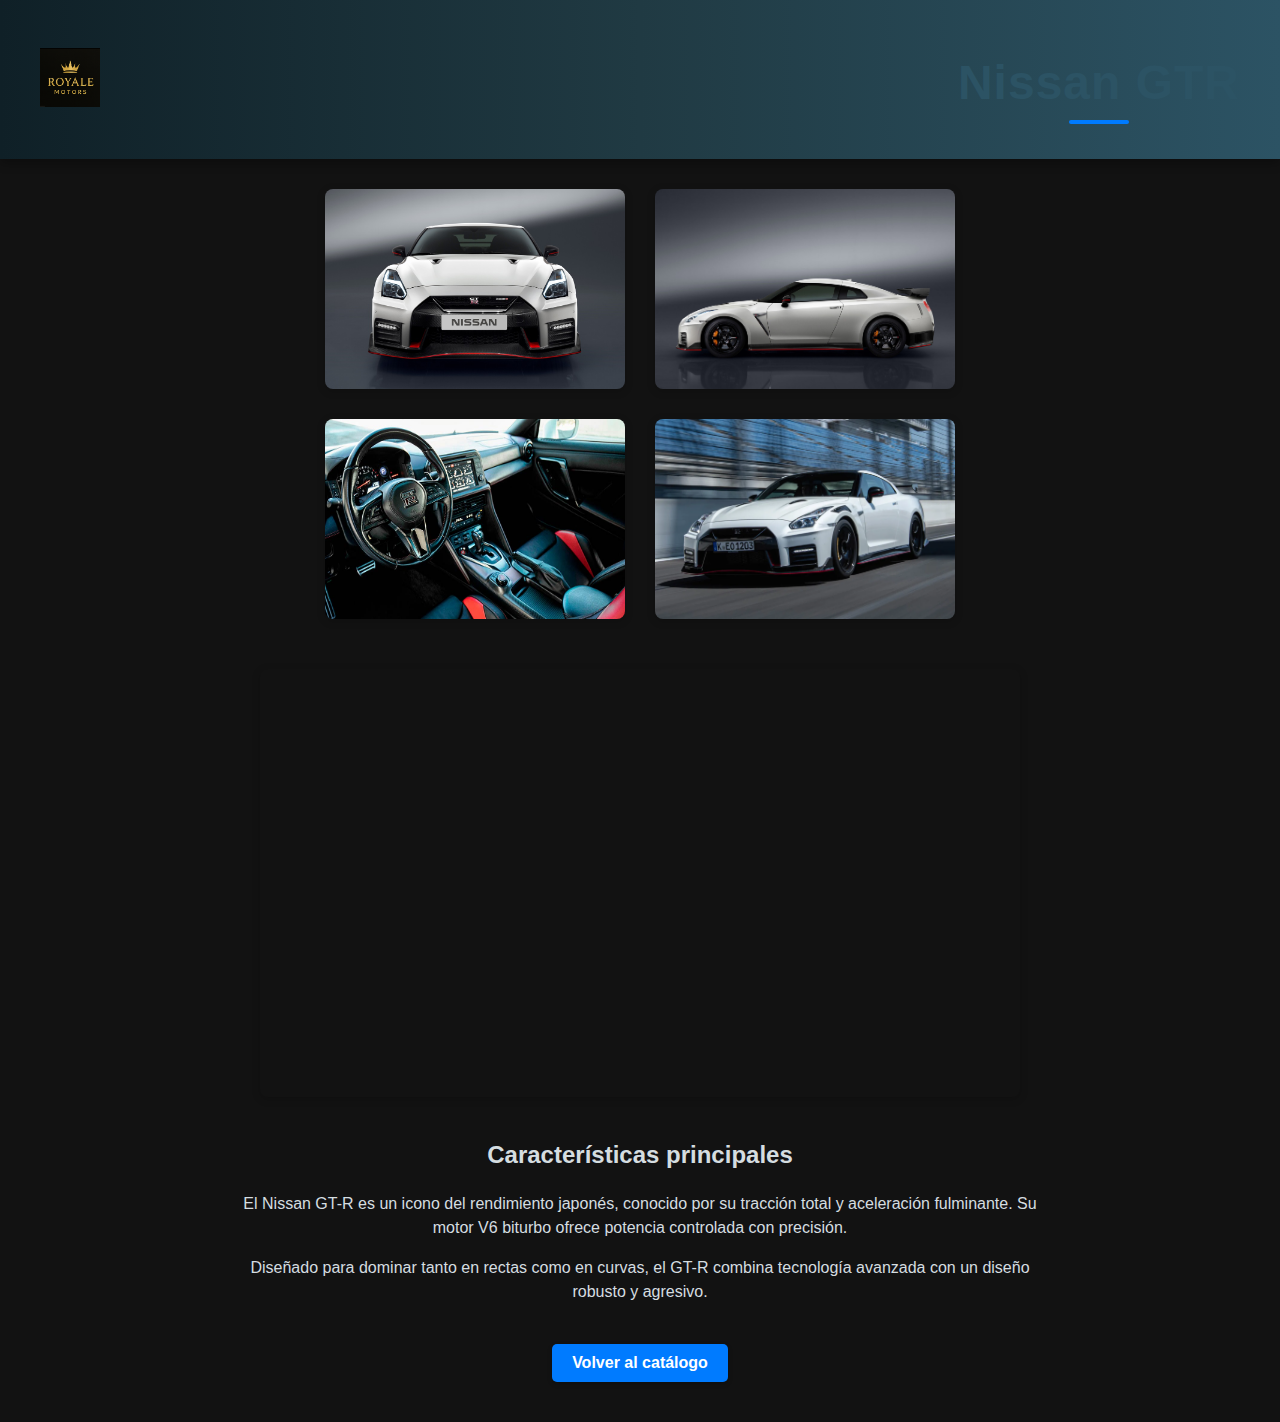
<file: NissanGTR.html>
<!DOCTYPE html>
<html lang="es">
  <head>
    <meta charset="UTF-8" />
    <meta name="viewport" content="width=device-width, initial-scale=1" />
    <title>Nissan GTR - Royale Motors</title>
    <link rel="stylesheet" href="styles.css" />
    <style>
      .gallery img {
        width: 300px;
        margin: 10px;
        border-radius: 8px;
        box-shadow: 0 2px 8px rgba(0, 0, 0, 0.2);
      }
      .video-container {
        margin: 20px 0;
        max-width: 600px;
      }
    </style>
  </head>
  <body>
    <header class="site-header">
      <div class="container header-content">
        <a href="/index.html">
          <img src="logoRoyale.png" alt="Logo" class="logo" />
        </a>
        <h1 class="modelo-title">Nissan GTR</h1>
      </div>
    </header>

    <main>
      <div class="content-container">
        <section class="gallery">
          <img
            src="NissanGtr-Vistafrontal.jpg"
            alt="Nissan GTR - vista frontal"/>
          <img src="NissanGtr-vistalateral.jpg" alt="Nissan GTR - vista lateral" />
          <img src="NissanGtr-interior.jpg" alt="Nissan GTR- interior" />
          <img src="nissangtr.webp" alt="Nissan GTR - Home" />
        </section>

        <section class="content-container">
            <div class="video-wrapper">
          <iframe
            width="100%"
            height="315"
            src="https://www.youtube.com/embed/vzQlSwyKleI?si=tqu56ixvl-FBpRb3"
            title="Nissan GTR"
            frameborder="0"
            allowfullscreen
          ></iframe>
        </section>

        <section class="info-text">
          <h2>Características principales</h2>
          <p>
            El Nissan GT-R es un icono del rendimiento japonés, conocido por su tracción total y aceleración fulminante. Su motor V6 biturbo ofrece potencia controlada con precisión.
          </p>
          <p>
            Diseñado para dominar tanto en rectas como en curvas, el GT-R combina tecnología avanzada con un diseño robusto y agresivo.
          </p>
        </section>

        <a href="/index.html" class="btn-volver">Volver al catálogo</a>
        </div>
      </div>
    </main>
    <!-- Modal para ampliar imagen con navegación -->
    <div id="modal" class="modal">
      <span id="close">&times;</span>
      <span id="prev" class="nav-arrow">&#10094;</span>
      <span id="next" class="nav-arrow">&#10095;</span>
      <img class="modal-content" id="modal-img" />
      <div id="caption"></div>
    </div>

    <script>
      const modal = document.getElementById("modal");
      const modalImg = document.getElementById("modal-img");
      const captionText = document.getElementById("caption");
      const closeBtn = document.getElementById("close");
      const prevBtn = document.getElementById("prev");
      const nextBtn = document.getElementById("next");
      const images = Array.from(document.querySelectorAll(".gallery img"));

      let currentIndex = 0;

      function openModal(index) {
        currentIndex = index;
        const img = images[index];
        modal.style.display = "block";
        modalImg.src = img.src;
        captionText.textContent = img.alt;
      }

      function showNext() {
        currentIndex = (currentIndex + 1) % images.length;
        openModal(currentIndex);
      }

      function showPrev() {
        currentIndex = (currentIndex - 1 + images.length) % images.length;
        openModal(currentIndex);
      }

      images.forEach((img, index) => {
        img.addEventListener("click", () => openModal(index));
      });

      closeBtn.onclick = () => {
        modal.style.display = "none";
      };

      prevBtn.onclick = showPrev;
      nextBtn.onclick = showNext;

      window.onclick = (event) => {
        if (event.target === modal) {
          modal.style.display = "none";
        }
      };

      document.addEventListener("keydown", (e) => {
        if (modal.style.display === "block") {
          if (e.key === "ArrowRight") showNext();
          else if (e.key === "ArrowLeft") showPrev();
          else if (e.key === "Escape") modal.style.display = "none";
        }
      });
    </script>
  </body>
</html>
</file>
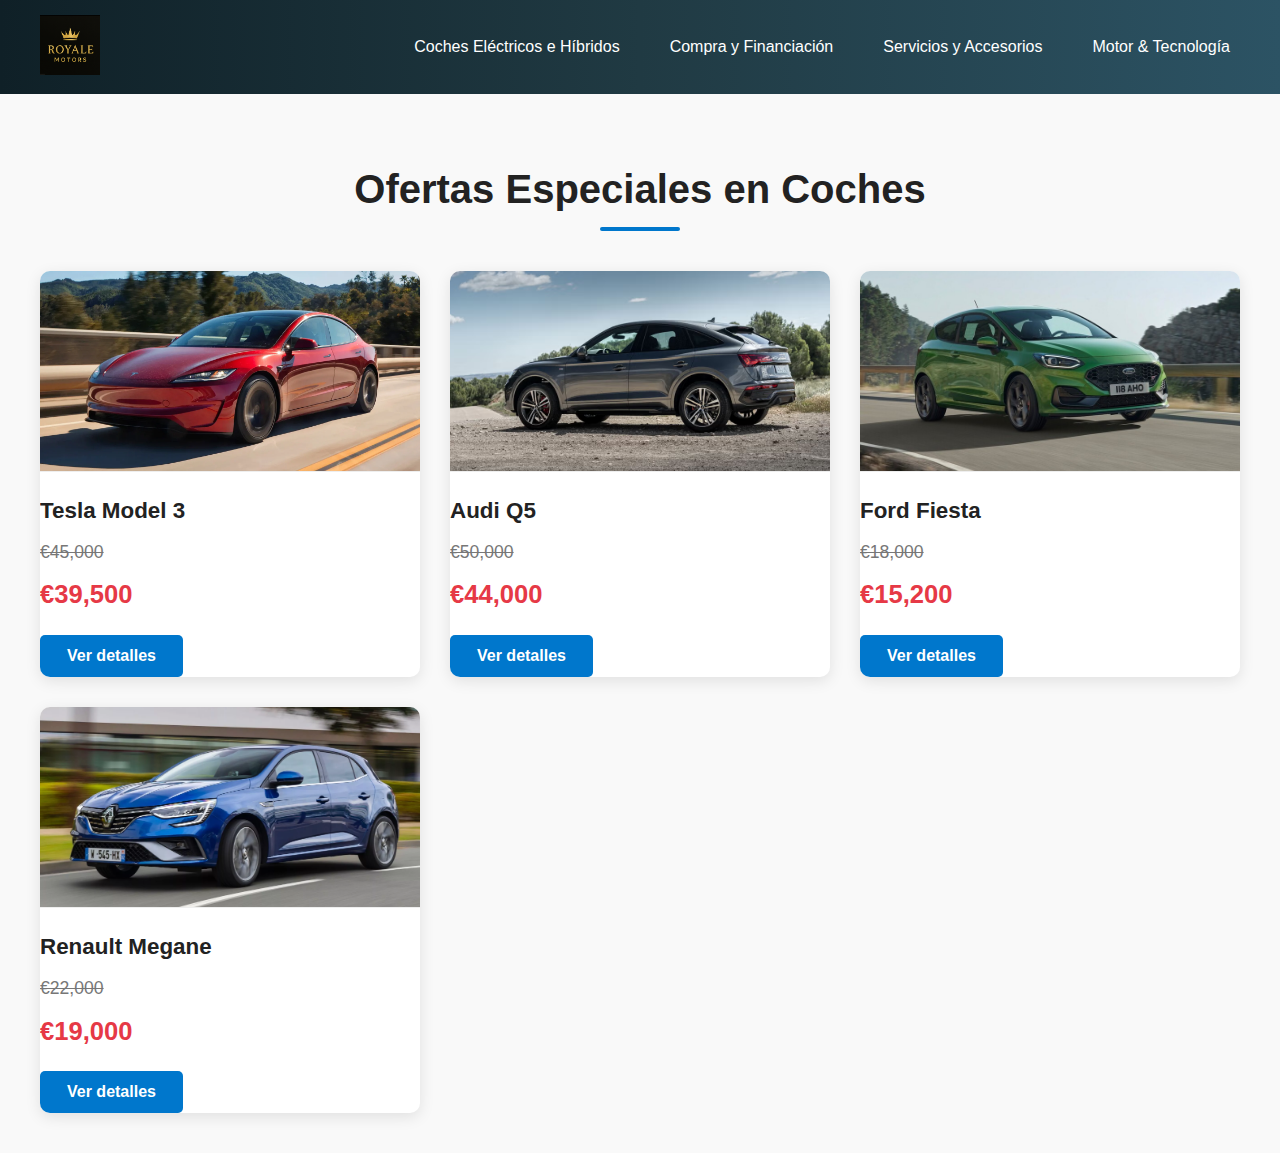
<file: ofertas.html>
<!DOCTYPE html>
<html lang="es">
  <head>
    <meta charset="UTF-8" />
    <meta name="viewport" content="width=device-width, initial-scale=1.0" />
    <title>Motor & Tecnología - Royale Motors | Ofertas Especiales</title>
    <link rel="stylesheet" href="styles.css" />
  </head>
  <body>
    <header class="site-header">
      <div class="container header-content">
        <div class="header-top">
          <a href="/index.html">
            <img src="logoRoyale.png" alt="Logo" class="logo" />
          </a>
        </div>
        <nav class="main-nav">
          <ul class="nav-list">
            <li class="nav-item">
              <a href="HíbridosyElectricos.html" class="nav-link active"
                >Coches Eléctricos e Híbridos</a
              >
            </li>
            <li class="nav-item dropdown">
              <a href="compra-financiacion.html" class="nav-link"
                >Compra y Financiación</a
              >
              <div class="dropdown-menu">
                <a href="financiacion.html">Financiación</a>
                <a href="#">Ofertas Especiales</a>
                <a href="#">Seminuevos</a>
              </div>
            </li>
            <li class="nav-item">
              <a href="#" class="nav-link">Servicios y Accesorios</a>
            </li>
            <li class="nav-item">
              <a href="Motor&Tecnología.html" class="nav-link"
                >Motor & Tecnología</a
              >
            </li>
          </ul>
        </nav>
      </div>
    </header>

    <section class="offers-section">
      <h2>Ofertas Especiales en Coches</h2>
      <div class="offers-container">
        <article class="offer-card">
          <img src="tesla3.webp" alt="Tesla Model 3" />
          <h3 class="car-name">Tesla Model 3</h3>
          <p class="price-original">€45,000</p>
          <p class="price-discount">€39,500</p>
          <a href="#" class="btn-details">Ver detalles</a>
        </article>

        <article class="offer-card">
          <img src="q5.avif" alt="Audi Q5" />
          <h3 class="car-name">Audi Q5</h3>
          <p class="price-original">€50,000</p>
          <p class="price-discount">€44,000</p>
          <a href="q5oferta.html" class="btn-details">Ver detalles</a>
        </article>

        <article class="offer-card">
          <img src="fordfiesta.jpg" alt="Ford Fiesta" />
          <h3 class="car-name">Ford Fiesta</h3>
          <p class="price-original">€18,000</p>
          <p class="price-discount">€15,200</p>
          <a href="#" class="btn-details">Ver detalles</a>
        </article>

        <article class="offer-card">
          <img src="megane.webp" alt="Renault Megane" />
          <h3 class="car-name">Renault Megane</h3>
          <p class="price-original">€22,000</p>
          <p class="price-discount">€19,000</p>
          <a href="#" class="btn-details">Ver detalles</a>
        </article>
      </div>
    </section>
  </body>
</html>
</file>
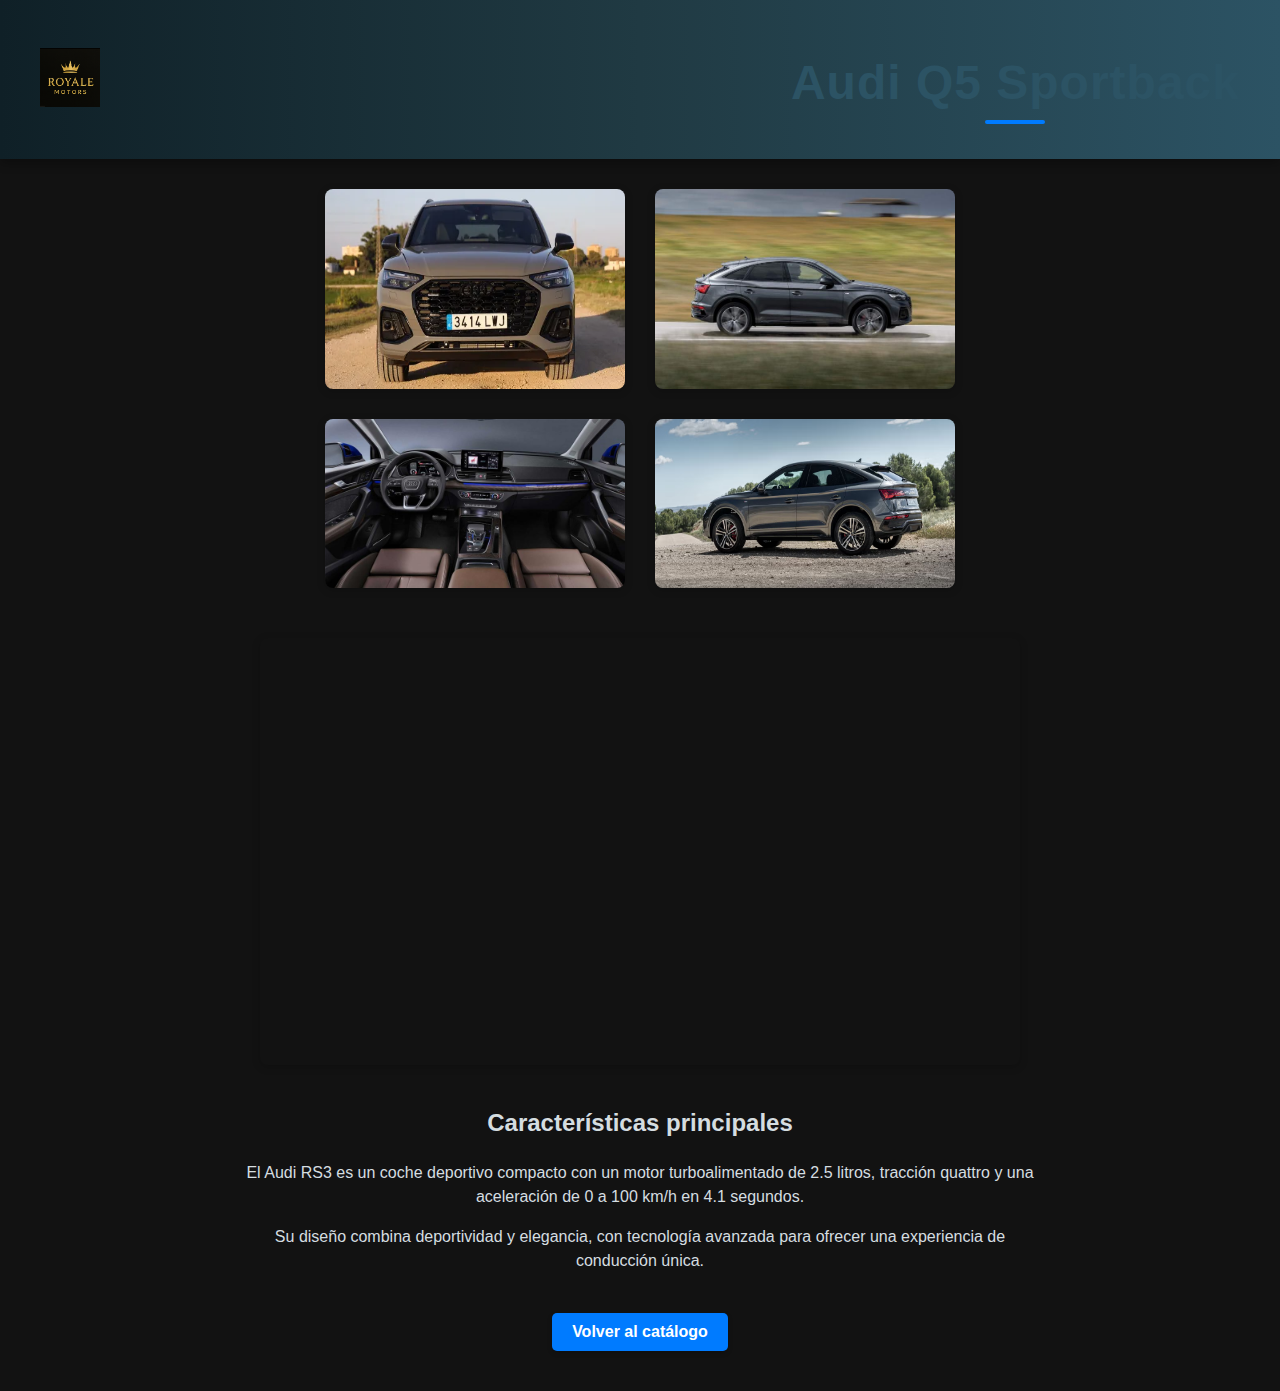
<file: q5oferta.html>
<!DOCTYPE html>
<html lang="es">
  <head>
    <meta charset="UTF-8" />
    <meta name="viewport" content="width=device-width, initial-scale=1" />
    <title>Audi Q5 - Royale Motors</title>
    <link rel="stylesheet" href="styles.css" />
    <style>
      .gallery img {
        width: 300px;
        margin: 10px;
        border-radius: 8px;
        box-shadow: 0 2px 8px rgba(0, 0, 0, 0.2);
      }
      .video-container {
        margin: 20px 0;
        max-width: 600px;
      }
    </style>
  </head>
  <body>
    <header class="site-header">
      <div class="container header-content">
        <a href="/index.html">
          <img src="logoRoyale.png" alt="Logo" class="logo" />
        </a>
        <h1 class="modelo-title">Audi Q5 Sportback</h1>
      </div>
    </header>

    <main>
      <div class="content-container">
        <section class="gallery">
          <img
            src="q5sportback.jpeg"
            alt="Audi Q5 Sportback - vista frontal"
          />
          <img src="q5lateral.jpg" alt="Audi Q5 Sportback - vista lateral" />
          <img src="q5interior.jpg" alt="Audi Q5 Sportback - interior" />
          <img src="q5.avif" alt="Audi Q5 Sportback - Home" />
        </section>

        <section class="content-container">
            <div class="video-wrapper">
          <iframe
            width="100%"
            height="315"
            src="https://www.youtube.com/embed/F9y-kjw0-AQ?si=sYZRKwS7JQUx9RZU"
            title="Video Audi Q5 Sportback"
            frameborder="0"
            allowfullscreen
          ></iframe>
        </section>

        <section class="info-text">
          <h2>Características principales</h2>
          <p>
            El Audi RS3 es un coche deportivo compacto con un motor
            turboalimentado de 2.5 litros, tracción quattro y una aceleración de
            0 a 100 km/h en 4.1 segundos.
          </p>
          <p>
            Su diseño combina deportividad y elegancia, con tecnología avanzada
            para ofrecer una experiencia de conducción única.
          </p>
        </section>

        <a href="/index.html" class="btn-volver">Volver al catálogo</a>
        </div>
      </div>
    </main>
    <!-- Modal para ampliar imagen con navegación -->
    <div id="modal" class="modal">
      <span id="close">&times;</span>
      <span id="prev" class="nav-arrow">&#10094;</span>
      <span id="next" class="nav-arrow">&#10095;</span>
      <img class="modal-content" id="modal-img" />
      <div id="caption"></div>
    </div>

    <script>
      const modal = document.getElementById("modal");
      const modalImg = document.getElementById("modal-img");
      const captionText = document.getElementById("caption");
      const closeBtn = document.getElementById("close");
      const prevBtn = document.getElementById("prev");
      const nextBtn = document.getElementById("next");
      const images = Array.from(document.querySelectorAll(".gallery img"));

      let currentIndex = 0;

      function openModal(index) {
        currentIndex = index;
        const img = images[index];
        modal.style.display = "block";
        modalImg.src = img.src;
        captionText.textContent = img.alt;
      }

      function showNext() {
        currentIndex = (currentIndex + 1) % images.length;
        openModal(currentIndex);
      }

      function showPrev() {
        currentIndex = (currentIndex - 1 + images.length) % images.length;
        openModal(currentIndex);
      }

      images.forEach((img, index) => {
        img.addEventListener("click", () => openModal(index));
      });

      closeBtn.onclick = () => {
        modal.style.display = "none";
      };

      prevBtn.onclick = showPrev;
      nextBtn.onclick = showNext;

      window.onclick = (event) => {
        if (event.target === modal) {
          modal.style.display = "none";
        }
      };

      document.addEventListener("keydown", (e) => {
        if (modal.style.display === "block") {
          if (e.key === "ArrowRight") showNext();
          else if (e.key === "ArrowLeft") showPrev();
          else if (e.key === "Escape") modal.style.display = "none";
        }
      });
    </script>
  </body>
</html>
</file>
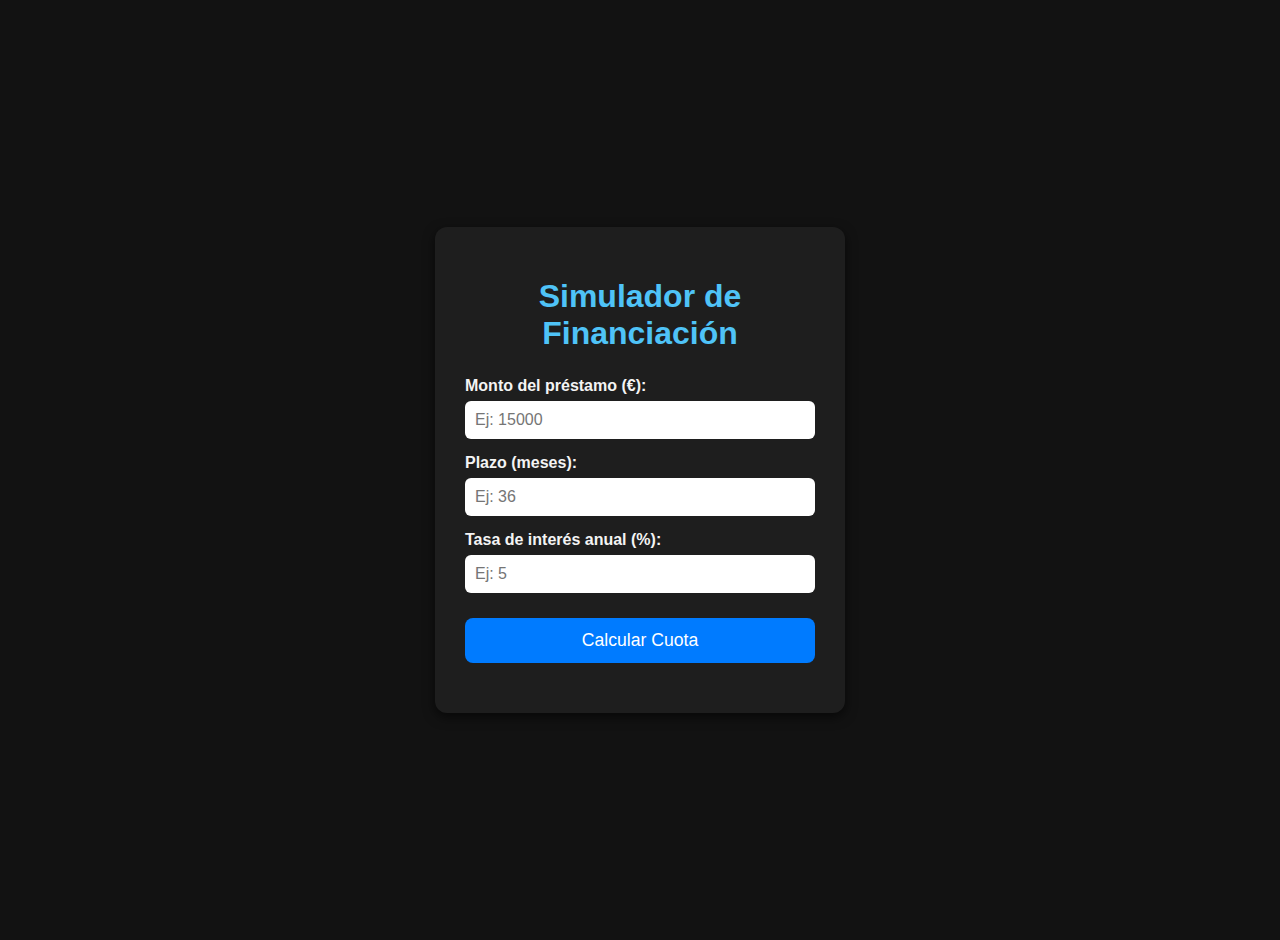
<file: simulador.html>
<!DOCTYPE html>
<html lang="es">
  <head>
    <meta charset="UTF-8" />
    <meta name="viewport" content="width=device-width, initial-scale=1" />
    <title>Simulador de Financiación - Royale Motors</title>
    <style>
      body {
        font-family: Arial, sans-serif;
        background-color: #121212;
        color: #f4f4f4;
        display: flex;
        justify-content: center;
        align-items: center;
        height: 100vh;
        margin: 0;
        padding: 20px;
      }
      .simulador-container {
        background: #1e1e1e;
        padding: 30px;
        border-radius: 12px;
        width: 350px;
        box-shadow: 0 4px 12px rgba(0, 0, 0, 0.6);
      }
      h1 {
        text-align: center;
        color: #4fc3f7;
        margin-bottom: 25px;
      }
      label {
        display: block;
        margin-top: 15px;
        margin-bottom: 6px;
        font-weight: 600;
      }
      input {
        width: 100%;
        padding: 10px;
        border-radius: 6px;
        border: none;
        font-size: 1rem;
        box-sizing: border-box;
      }
      button {
        margin-top: 25px;
        width: 100%;
        background-color: #007bff;
        color: white;
        padding: 12px;
        border: none;
        border-radius: 8px;
        font-size: 1.1rem;
        cursor: pointer;
        transition: background-color 0.3s ease;
      }
      button:hover {
        background-color: #0056b3;
      }
      #resultado {
        margin-top: 20px;
        font-weight: bold;
        text-align: center;
        color: #4fc3f7;
      }
    </style>
  </head>
  <body>
    <div class="simulador-container">
      <h1>Simulador de Financiación</h1>
      <label for="monto">Monto del préstamo (€):</label>
      <input type="number" id="monto" placeholder="Ej: 15000" min="0" />

      <label for="plazo">Plazo (meses):</label>
      <input type="number" id="plazo" placeholder="Ej: 36" min="1" />

      <label for="interes">Tasa de interés anual (%):</label>
      <input
        type="number"
        id="interes"
        placeholder="Ej: 5"
        step="0.01"
        min="0"
      />

      <button onclick="calcularCuota()">Calcular Cuota</button>

      <p id="resultado"></p>
    </div>

    <script>
      function calcularCuota() {
        const monto = parseFloat(document.getElementById("monto").value);
        const plazo = parseInt(document.getElementById("plazo").value);
        const interesAnual = parseFloat(
          document.getElementById("interes").value
        );

        if (!monto || !plazo || !interesAnual) {
          document.getElementById("resultado").textContent =
            "Por favor, completa todos los campos.";
          return;
        }

        const interesMensual = interesAnual / 100 / 12;
        const cuota =
          (monto * interesMensual) / (1 - Math.pow(1 + interesMensual, -plazo));
        document.getElementById(
          "resultado"
        ).textContent = `Cuota mensual aproximada: €${cuota.toFixed(2)}`;
      }
    </script>
  </body>
</html>
</file>
<file: styles.css>
/* LIMPIEZA: Se eliminan duplicados */
body {
  margin: 0;
  font-family: Arial, sans-serif;
  background-color: #121212;
  color: #f4f4f4;
}

/* HEADER GENERAL */
.site-header {
  background: linear-gradient(to right, #0f2027, #203a43, #2c5364);
  padding: 15px 0;
  box-shadow: 0 4px 10px rgba(0, 0, 0, 0.3);
}

.container {
  max-width: 1200px;
  margin: 0 auto;
  padding: 0 20px;
}

.header-content {
  display: flex;
  align-items: center;
  justify-content: space-between;
}

/* LOGO Y TÍTULO */
.logo {
  width: 60px;
  height: auto;
  margin-right: 20px;
}

.site-title {
  margin: 0;
  font-size: 24px;
  color: white;
  font-weight: 700;
}

/* NAVEGACIÓN */
.main-nav {
  flex-grow: 1;
}

.nav-list {
  display: flex;
  justify-content: flex-end;
  align-items: center;
  gap: 30px;
  list-style: none;
  margin: 0;
  padding: 0;
}

.nav-item {
  position: relative;
}

.nav-link {
  color: white;
  text-decoration: none;
  font-weight: 500;
  font-size: 16px;
  padding: 10px;
  transition: color 0.3s;
}

.nav-link:hover {
  color: #4fc3f7;
}

/* Dropdown */
.dropdown-menu {
  position: absolute;
  top: 100%;
  left: 0;
  background: white;
  min-width: 200px;
  box-shadow: 0 10px 15px rgba(0, 0, 0, 0.1);
  border-radius: 4px;
  opacity: 0;
  visibility: hidden;
  transition: all 0.3s;
  z-index: 100;
}

.dropdown:hover .dropdown-menu {
  opacity: 1;
  visibility: visible;
}

.dropdown-menu a {
  display: block;
  padding: 10px 15px;
  color: #333;
  text-decoration: none;
  transition: background 0.3s;
}

.dropdown-menu a:hover {
  background: #f5f5f5;
}
.car-grid {
  display: grid;
  grid-template-columns: repeat(3, 1fr); /* 3 columnas fijas */
  gap: 20px;
  padding: 40px;
}

.car-card {
  background-color: white;
  border-radius: 10px;
  overflow: hidden;
  box-shadow: 0 4px 10px rgba(0, 0, 0, 0.1);
  text-align: center;
  padding-bottom: 20px;
}

.car-card img {
  width: 100%;
  height: 180px;
  object-fit: cover;
}

.car-card h2 {
  margin: 15px 0 10px;
}

.car-card p {
  color: #555;
}

.car-card button {
  background-color: #007bff;
  color: white;
  border: none;
  padding: 10px 15px;
  border-radius: 5px;
  cursor: pointer;
  margin-top: 10px;
}

.car-card button:hover {
  background-color: #0056b3;
}
.btn-ver-mas {
  display: inline-block;
  background-color: #007bff;
  color: white;
  padding: 10px 15px;
  border-radius: 5px;
  text-decoration: none;
  font-weight: 600;
  cursor: pointer;
  transition: background-color 0.3s ease;
}

.btn-ver-mas:hover {
  background-color: #0056b3;
}
.modal {
  display: none;
  position: fixed;
  z-index: 999;
  padding-top: 60px;
  left: 0;
  top: 0;
  width: 100%;
  height: 100%;
  overflow: auto;
  background-color: rgba(0, 0, 0, 0.9);
}

.modal-content {
  display: block;
  margin: auto;
  max-width: 80%;
  max-height: 80%;
  border-radius: 8px;
}

#caption {
  margin: 10px auto;
  text-align: center;
  color: #ccc;
  font-size: 16px;
}

#close {
  position: absolute;
  top: 30px;
  right: 50px;
  color: white;
  font-size: 40px;
  font-weight: bold;
  cursor: pointer;
}
.nav-arrow {
  position: absolute;
  top: 50%;
  font-size: 40px;
  color: white;
  cursor: pointer;
  padding: 10px;
  user-select: none;
  transform: translateY(-50%);
}

#prev {
  left: 20px;
}

#next {
  right: 20px;
}

.nav-arrow:hover {
  color: #ccc;
}
.content-container {
  max-width: 800px;
  margin: 0 auto;
  padding: 20px;
  text-align: center;
}
/* Contenedor para vídeo con ratio 16:9 */
.video-wrapper {
  position: relative;
  width: 100%;
  padding-bottom: 56.25%; /* 16:9 ratio */
  height: 0;
}

.video-wrapper iframe {
  position: absolute;
  top: 0;
  left: 0;
  width: 100%;
  height: 100%;
  border-radius: 8px;
  box-shadow: 0 2px 8px rgba(0, 0, 0, 0.2);
  border: none;
}
.gallery {
  display: flex;
  flex-wrap: wrap;
  justify-content: center;
  gap: 10px;
  margin-bottom: 20px;
}

.gallery img {
  width: 280px;
  border-radius: 8px;
  box-shadow: 0 2px 8px rgba(0, 0, 0, 0.2);
  cursor: pointer;
}

.video-container {
  width: 600px; /* usa width en vez de max-width */
  margin: 20px auto;
}

.info-text {
  margin: 20px 0;
  text-align: center; /* centrar texto */
  color: #d5dde0;
  font-family: Arial, sans-serif;
  line-height: 1.5;
}

.btn-volver {
  display: inline-block;
  background: #007bff;
  color: white;
  text-decoration: none;
  padding: 10px 15px;
  border-radius: 5px;
  margin-top: 20px;
}

.btn-volver:hover {
  background: #0056b3;
}
.video-container iframe {
  width: 100%;
  height: 315px; /* o ajusta según necesites */
  border: none;
  border-radius: 8px;
  box-shadow: 0 2px 8px rgba(0, 0, 0, 0.2);
}

.btn-primary:hover {
  background: #0056b3;
}
.modelo-title {
  font-size: 48px;
  font-weight: 800;
  color: #2c5364;
  text-align: center;
  margin-top: 40px;
  margin-bottom: 20px;
  letter-spacing: 1px;
  position: relative;
}

.modelo-title::after {
  content: "";
  display: block;
  width: 60px;
  height: 4px;
  background-color: #007bff;
  margin: 10px auto 0;
  border-radius: 2px;
}
.intro-tech {
  text-align: center;
  margin: 40px 0;
}

.intro-tech h1 {
  font-size: 36px;
  color: #203a43;
  margin-bottom: 10px;
}

.intro-tech p {
  color: #555;
  font-size: 18px;
  max-width: 700px;
  margin: 0 auto;
}

.tech-grid {
  display: grid;
  grid-template-columns: repeat(auto-fit, minmax(250px, 1fr));
  gap: 30px;
  padding: 40px 20px;
}

.tech-card {
  background-color: white;
  border-radius: 10px;
  box-shadow: 0 4px 12px rgba(0, 0, 0, 0.1);
  overflow: hidden;
  text-align: center;
  padding-bottom: 20px;
}

.tech-card img {
  width: 100%;
  height: 180px;
  object-fit: cover;
}

.tech-card h3 {
  margin: 15px 0 10px;
  font-size: 20px;
}

.tech-card p {
  color: #666;
  font-size: 15px;
  padding: 0 15px;
}

.tech-quote {
  margin: 40px auto;
  text-align: center;
  font-style: italic;
  font-size: 20px;
  color: #333;
}

.video-container {
  max-width: 700px;
  margin: 0 auto;
}

.video-container iframe {
  width: 100%;
  height: 390px;
  border: none;
  border-radius: 8px;
  box-shadow: 0 2px 12px rgba(0, 0, 0, 0.2);
}
.btn-primary:hover {
  background-color: #0056b3;
}
/* Animación Fade-In */
@keyframes fadeIn {
  from {
    opacity: 0;
    transform: translateY(20px);
  }
  to {
    opacity: 1;
    transform: translateY(0);
  }
}

.fade-in {
  animation: fadeIn 0.8s ease forwards;
  opacity: 0; /* Oculto hasta que se anime */
}
.tech-articles,
.tech-icons,
.timeline {
  margin: 40px auto;
  max-width: 1000px;
  padding: 0 20px;
}

.tech-item {
  margin-bottom: 30px;
}

.tech-item h2 {
  font-size: 20px;
  color: #203a43;
}

.tech-item p {
  color: #dae6ee;
  line-height: 1.6;
}

.tech-icons {
  display: flex;
  justify-content: center;
  gap: 30px;
  flex-wrap: wrap;
}

.icon-block {
  flex: 1 1 300px; /* más ancho, pero sigue siendo responsive */
  text-align: center;
  max-width: 350px;
  padding: 10px;
}

.icon-block img {
  width: 100px;
  height: 100px;
  object-fit: contain;
  margin-bottom: 10px;
}
.icon-block h3 {
  font-size: 18px;
  margin-bottom: 10px;
}

.icon-block p {
  font-size: 15px;
  color: #555;
}

.timeline ul {
  list-style: none;
  padding: 0;
  border-left: 3px solid #007bff;
  margin-left: 20px;
}

.timeline li {
  position: relative;
  padding-left: 20px;
  margin-bottom: 15px;
}

.timeline li::before {
  content: "";
  position: absolute;
  left: -9px;
  top: 6px;
  width: 12px;
  height: 12px;
  background: #007bff;
  border-radius: 50%;
}
.motor-title {
  font-size: 2.2rem;
  font-weight: bold;
  color: #1a1a1a;
  text-align: center;
  margin: 40px 0 30px;
}

.motor-content {
  max-width: 1100px;
  margin: auto;
  padding: 0 20px;
}

/* Mini artículos */
.tech-articles {
  text-align: center;
  margin-bottom: 40px;
}

.tech-item {
  margin-bottom: 25px;
}

.tech-item h2 {
  font-size: 20px;
  color: #203a43;
}

.tech-item p {
  color: #444;
  line-height: 1.6;
}

/* Iconos */
.tech-icons {
  display: flex;
  justify-content: space-around;
  flex-wrap: wrap;
  gap: 30px;
  margin-bottom: 50px;
}

.icon-block {
  width: 260px;
  text-align: center;
}

.icon-block img {
  width: 70px;
  height: 70px;
  object-fit: contain;
  margin-bottom: 10px;
}

.icon-block h3 {
  font-size: 18px;
  margin-bottom: 10px;
  color: #1a1a1a;
}

.icon-block p {
  font-size: 15px;
  color: #555;
}

/* Línea del tiempo */
.timeline {
  padding: 20px;
}

.timeline h2 {
  text-align: center;
  margin-bottom: 20px;
  color: #e6e6e6; /* gris claro, profesional */
  font-weight: 600; /* más gordo pero no tosco */
  font-family: "Arial", sans-serif;
}

.timeline ul {
  list-style: none;
  margin-left: 30px;
  border-left: 3px solid #007bff;
  padding-left: 20px;
  position: relative;
  animation: slideIn 1.2s ease-out;
}

.timeline li {
  margin-bottom: 20px;
  position: relative;
  opacity: 0;
  transform: translateX(-20px);
  animation: fadeSlideIn 0.6s ease forwards;
}

.timeline li:nth-child(1) {
  animation-delay: 0.2s;
}
.timeline li:nth-child(2) {
  animation-delay: 0.4s;
}
.timeline li:nth-child(3) {
  animation-delay: 0.6s;
}
.timeline li:nth-child(4) {
  animation-delay: 0.8s;
}

.timeline li::before {
  content: "";
  position: absolute;
  left: -11px;
  top: 6px;
  width: 12px;
  height: 12px;
  background-color: #007bff;
  border-radius: 50%;
}

@keyframes fadeSlideIn {
  to {
    opacity: 1;
    transform: translateX(0);
  }
}

@keyframes slideIn {
  from {
    opacity: 0;
    transform: translateY(20px);
  }
  to {
    opacity: 1;
    transform: translateY(0);
  }
}
.car-card h2 {
  font-family: "Segoe UI", "Roboto", Arial, sans-serif;
  font-size: 1.4rem;
  font-weight: 700; /* Un poco más grueso */
  color: #383737; /* Gris claro, legible en fondo oscuro */
  text-align: center;
  margin: 0.6rem 0 0.4rem;
}
/* TÍTULOS (h2 y h3) */
.tech-articles h2,
.tech-icons h3,
.timeline h2 {
  color: #2f5a83; /* gris claro, profesional */
  font-weight: 600; /* más gordo pero no tosco */
  font-family: "Arial", sans-serif;
}

/* PÁRRAFOS */
.tech-articles p,
.tech-icons p,
.timeline li,
.timeline p {
  color: #cccccc; /* tono claro legible */
  font-size: 1rem;
  line-height: 1.6;
  font-family: "Arial", sans-serif;
}
.buscador-container {
  text-align: center;
  margin: 2rem auto;
}

#buscadorMarca {
  padding: 10px;
  width: 60%;
  max-width: 400px;
  font-size: 1rem;
  border: 2px solid #ccc;
  border-radius: 8px;
}
.financing-section {
  padding: 2rem;
  text-align: center;
  background-color: #f5f5f5;
}

.financing-section .intro h1 {
  font-size: 2.5rem;
  margin-bottom: 0.5rem;
  color: #111;
}

.financing-section .intro p {
  font-size: 1.1rem;
  color: #555;
  margin-bottom: 2rem;
}

.finance-options {
  display: flex;
  flex-wrap: wrap;
  justify-content: center;
  gap: 2rem;
}

.option-card {
  background: white;
  border-radius: 12px;
  box-shadow: 0 4px 15px rgba(0, 0, 0, 0.1);
  width: 300px;
  padding: 1rem;
  text-align: center;
  transition: transform 0.2s;
}

.option-card:hover {
  transform: translateY(-5px);
}

.option-card img {
  width: 100%;
  height: 180px;
  object-fit: cover;
  border-radius: 10px;
}

.option-card h2 {
  margin: 1rem 0 0.5rem;
  color: #222;
  font-size: 1.4rem;
}

.option-card p {
  color: #666;
  font-size: 0.95rem;
  margin-bottom: 1rem;
}

.btn-ver-mas {
  display: inline-block;
  background-color: #111;
  color: white;
  padding: 0.5rem 1.2rem;
  border-radius: 8px;
  text-decoration: none;
  transition: background-color 0.3s ease;
}

.btn-ver-mas:hover {
  background-color: #444;
}
.intro {
  font-size: 1.5rem;
  margin-bottom: 0.5rem;
  color: #ece6e6;
}
/* Estilos para la sección de ofertas especiales - VERSIÓN MEJORADA */
.offers-section {
  padding: 40px 20px;
  background-color: #f9f9f9;
  min-height: 100vh;
}

.offers-section h2 {
  text-align: center;
  margin-bottom: 40px;
  font-size: 2.5rem;
  color: #222;
  position: relative;
}

.offers-section h2::after {
  content: "";
  display: block;
  width: 80px;
  height: 4px;
  background-color: #0077cc;
  margin: 15px auto 0;
  border-radius: 2px;
}

.offers-container {
  display: grid;
  grid-template-columns: repeat(auto-fill, minmax(280px, 1fr));
  gap: 30px;
  max-width: 1200px;
  margin: 0 auto;
}

.offer-card {
  background: white;
  border-radius: 10px;
  box-shadow: 0 4px 15px rgba(0, 0, 0, 0.1);
  overflow: hidden;
  transition: all 0.3s ease;
}

.offer-card:hover {
  transform: translateY(-10px);
  box-shadow: 0 10px 20px rgba(0, 0, 0, 0.15);
}

.offer-card img {
  width: 100%;
  height: 200px;
  object-fit: cover;
  border-bottom: 1px solid #eee;
}

.offer-content {
  padding: 20px;
}

.car-name {
  font-size: 1.4rem;
  font-weight: 700;
  margin-bottom: 10px;
  color: #222;
}

.price-container {
  margin: 15px 0;
}

.price-original {
  text-decoration: line-through;
  color: #777;
  font-size: 1.1rem;
  display: block;
}

.price-discount {
  color: #e63946;
  font-size: 1.6rem;
  font-weight: 700;
  display: block;
  margin-top: 5px;
}

.btn-details {
  display: inline-block;
  padding: 10px 25px;
  background-color: #0077cc;
  color: white;
  border-radius: 5px;
  text-decoration: none;
  font-weight: 600;
  transition: all 0.3s ease;
  border: 2px solid transparent;
}

.btn-details:hover {
  background-color: white;
  color: #0077cc;
  border-color: #0077cc;
}

@media (max-width: 768px) {
  .offers-container {
    grid-template-columns: repeat(2, 1fr);
  }
}

@media (max-width: 480px) {
  .offers-container {
    grid-template-columns: 1fr;
  }

  .offers-section h2 {
    font-size: 2rem;
  }
}
/* Estilo para el botón "Volver al Catálogo" */
.btn-volver {
  display: inline-block;
  background: #007bff;
  color: white !important; /* Important para asegurar que prevalece */
  text-decoration: none !important; /* Elimina el subrayado */
  padding: 10px 20px;
  border-radius: 5px;
  margin: 20px 0;
  font-weight: 600;
  border: none;
  cursor: pointer;
  transition: background-color 0.3s ease;
  box-shadow: 0 2px 5px rgba(0, 0, 0, 0.2);
}

.btn-volver:hover {
  background: #0056b3;
  color: white !important;
  transform: translateY(-2px);
  box-shadow: 0 4px 8px rgba(0, 0, 0, 0.2);
}

/* Elimina estilos por defecto de los enlaces */
a.btn-volver,
a.btn-volver:visited,
a.btn-volver:active {
  text-decoration: none;
  color: white;
}
</file>
